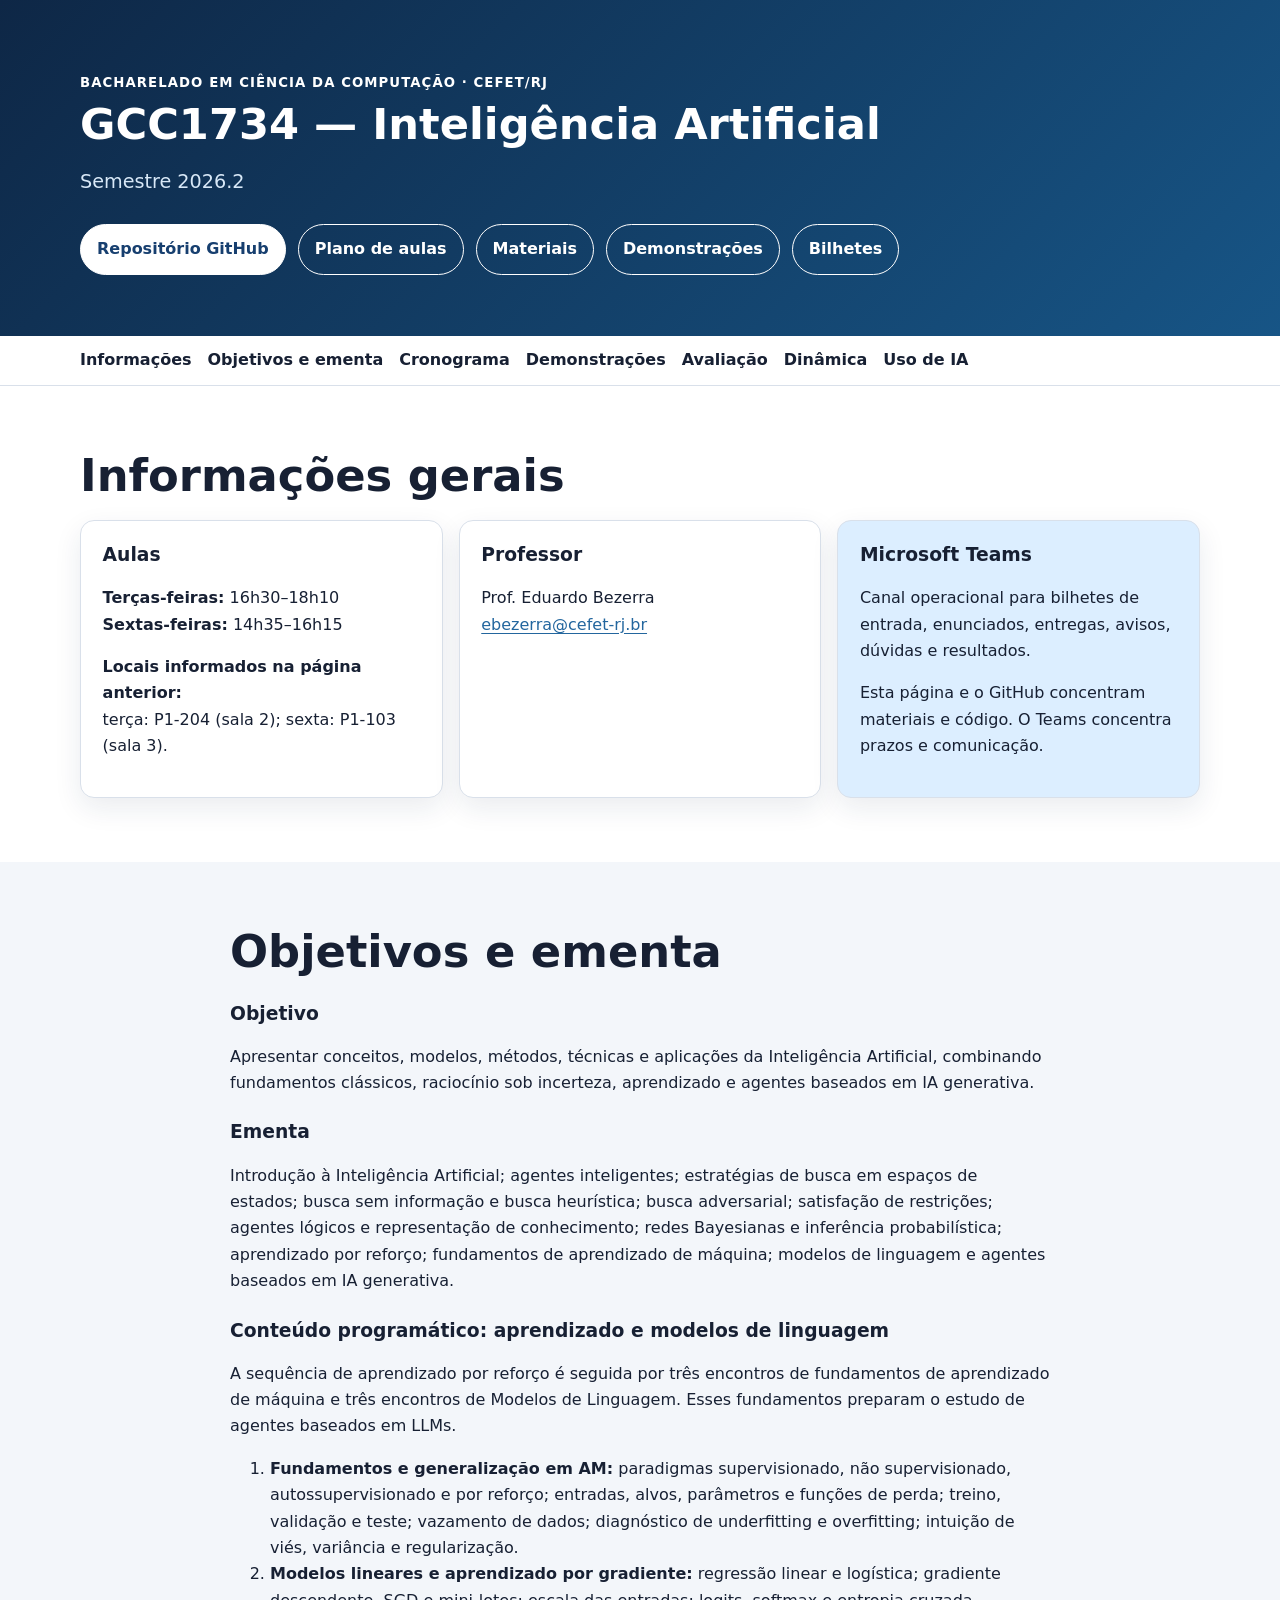
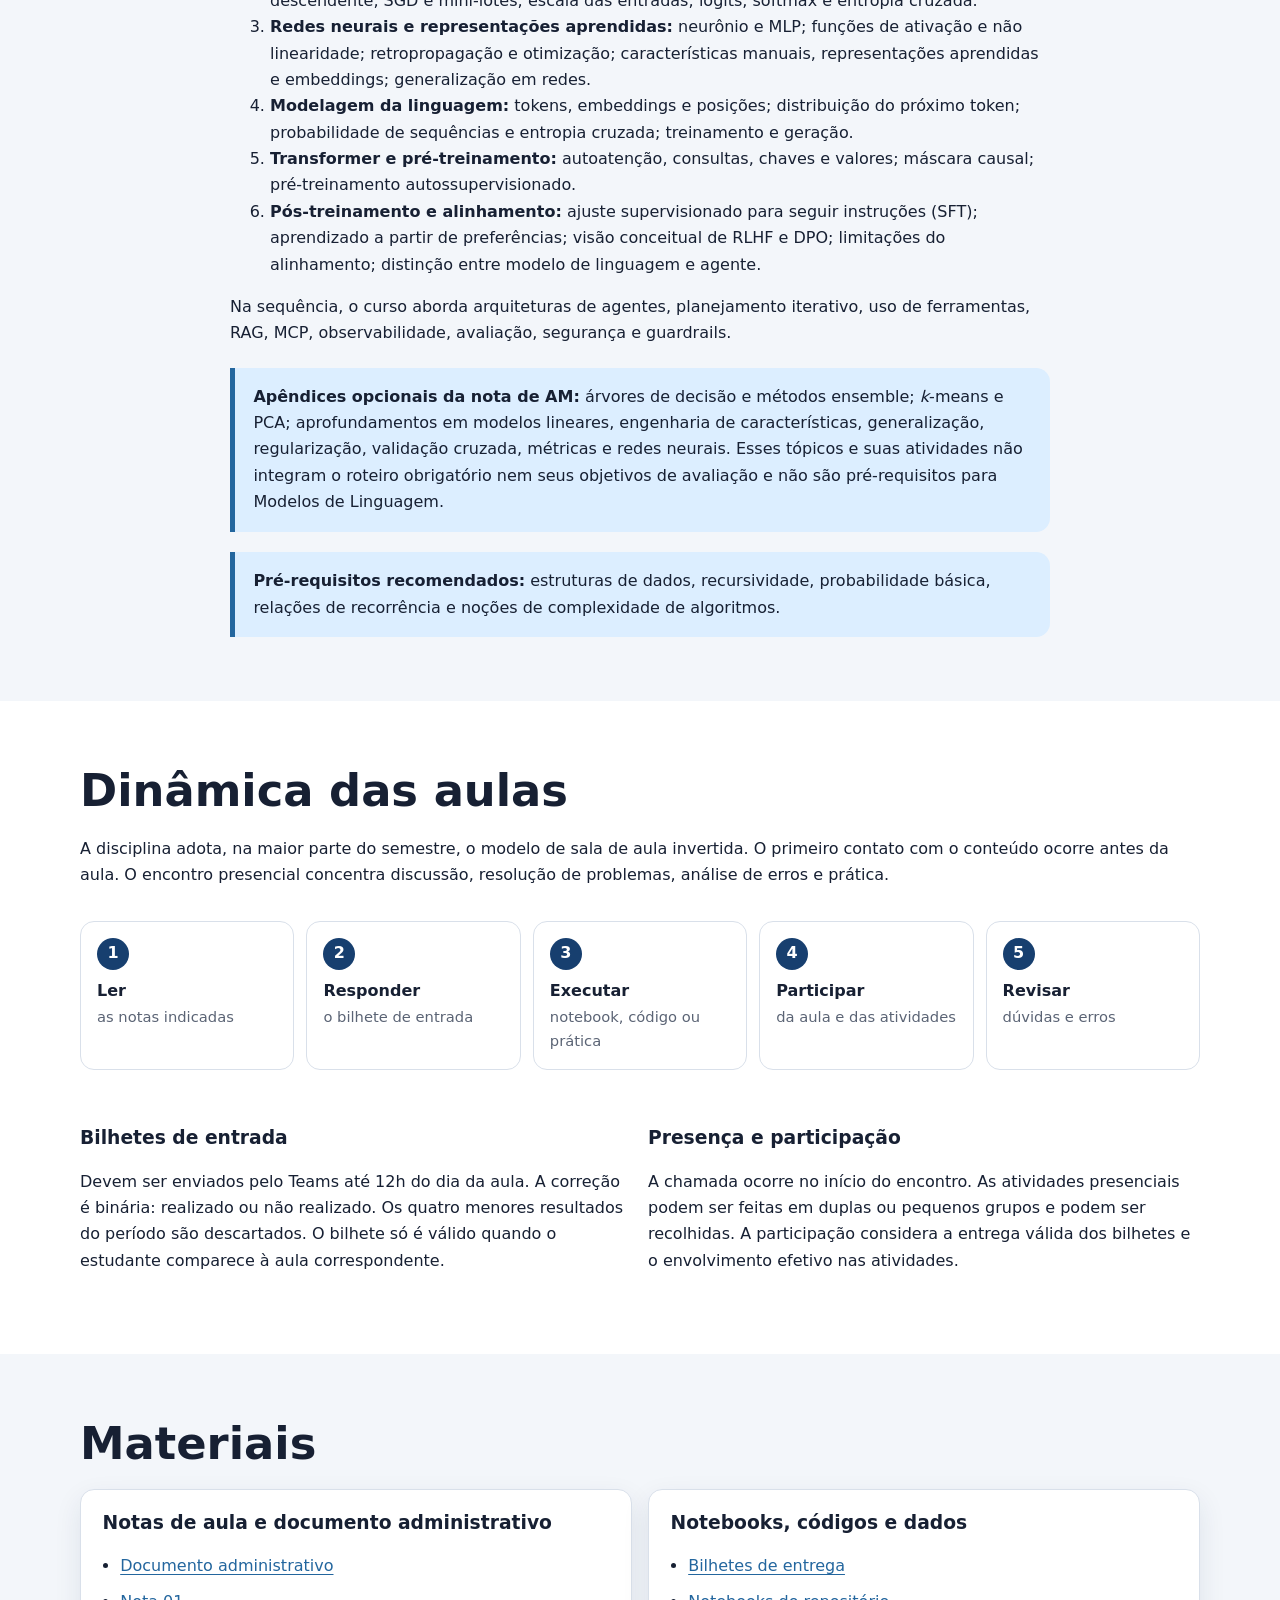
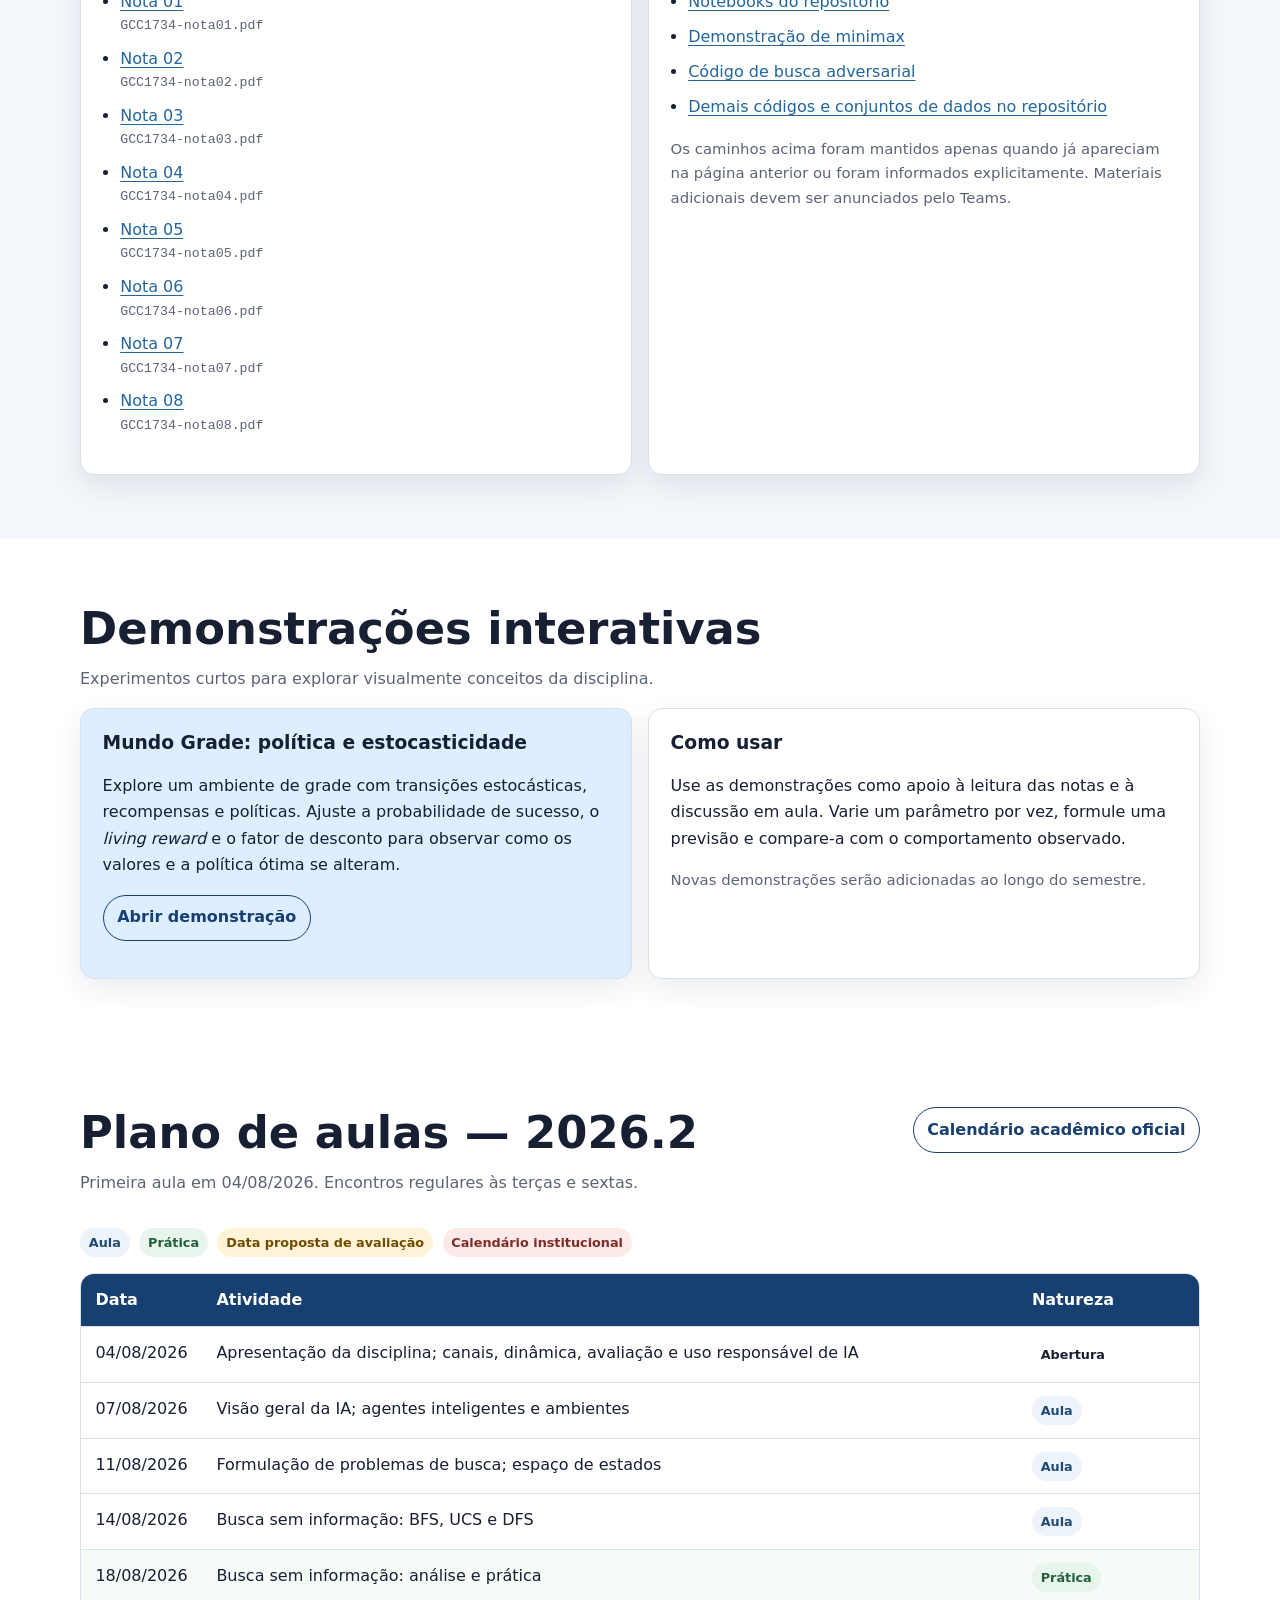
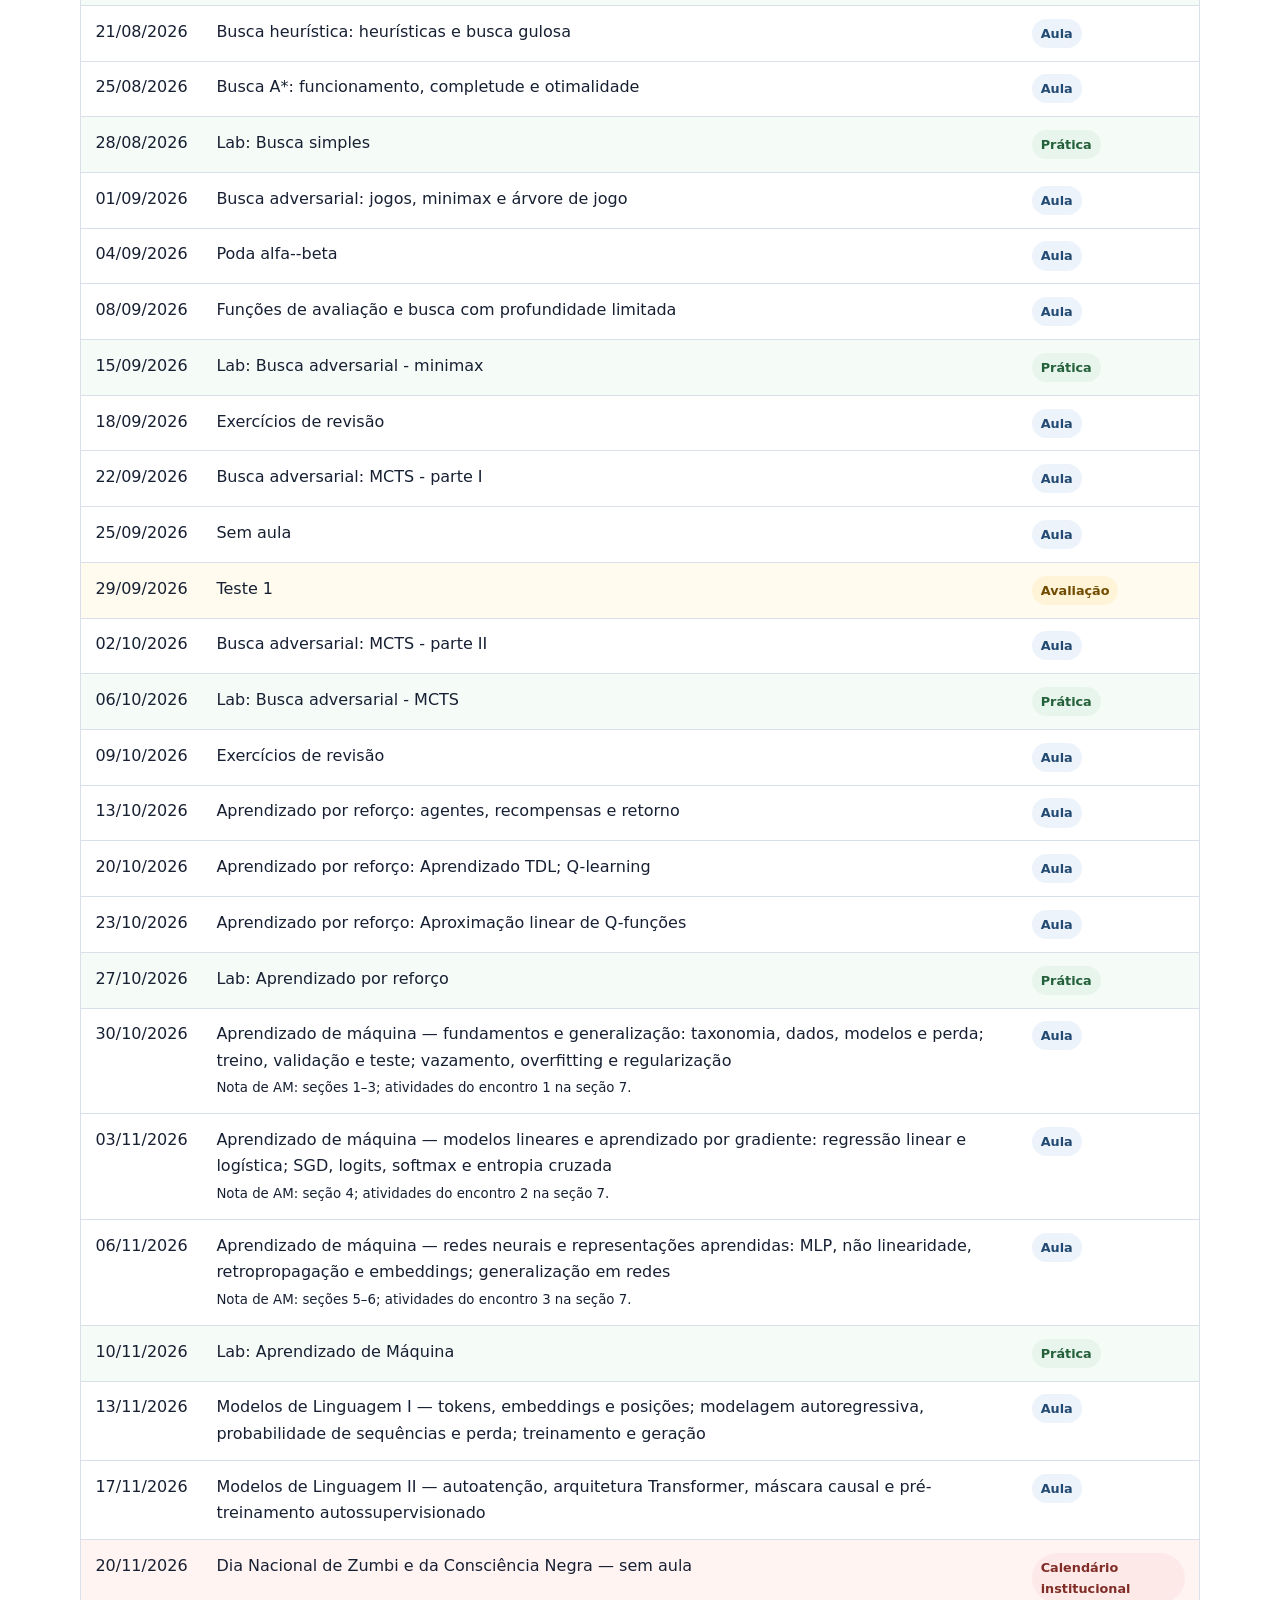
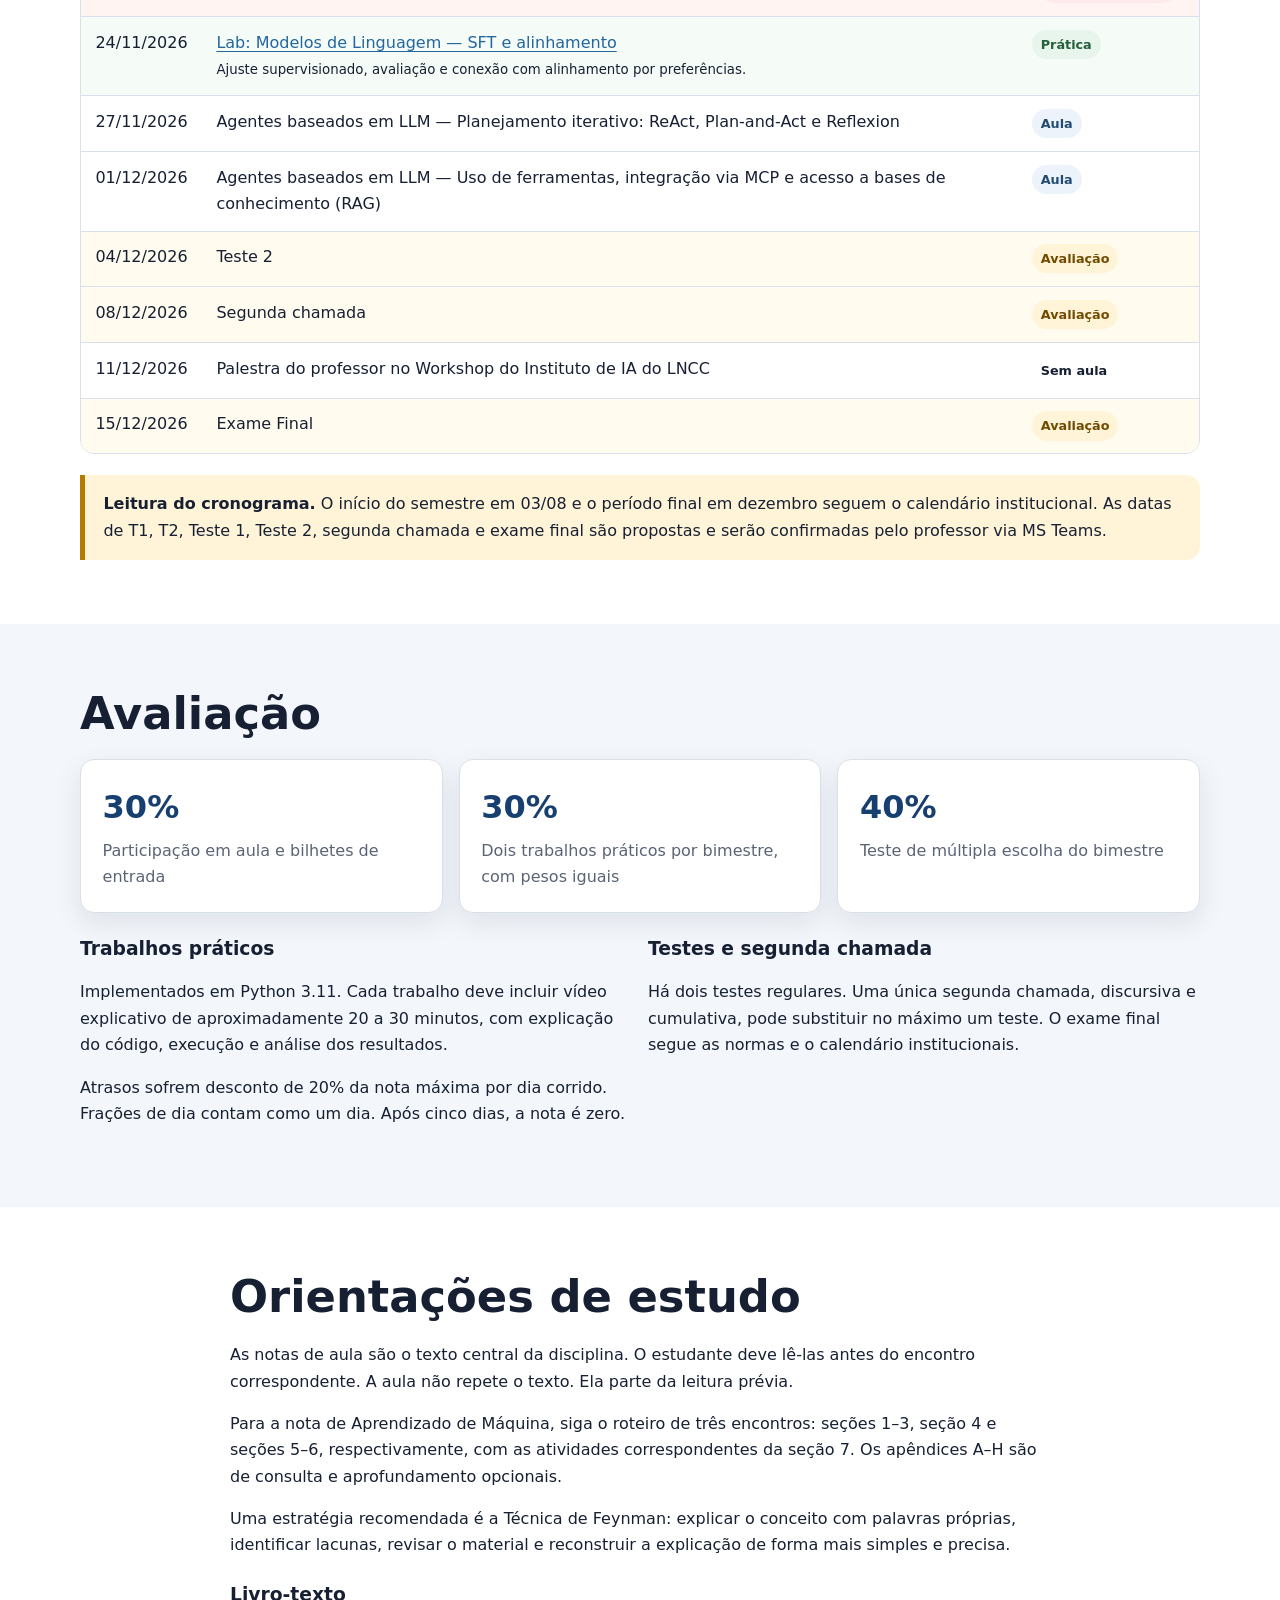
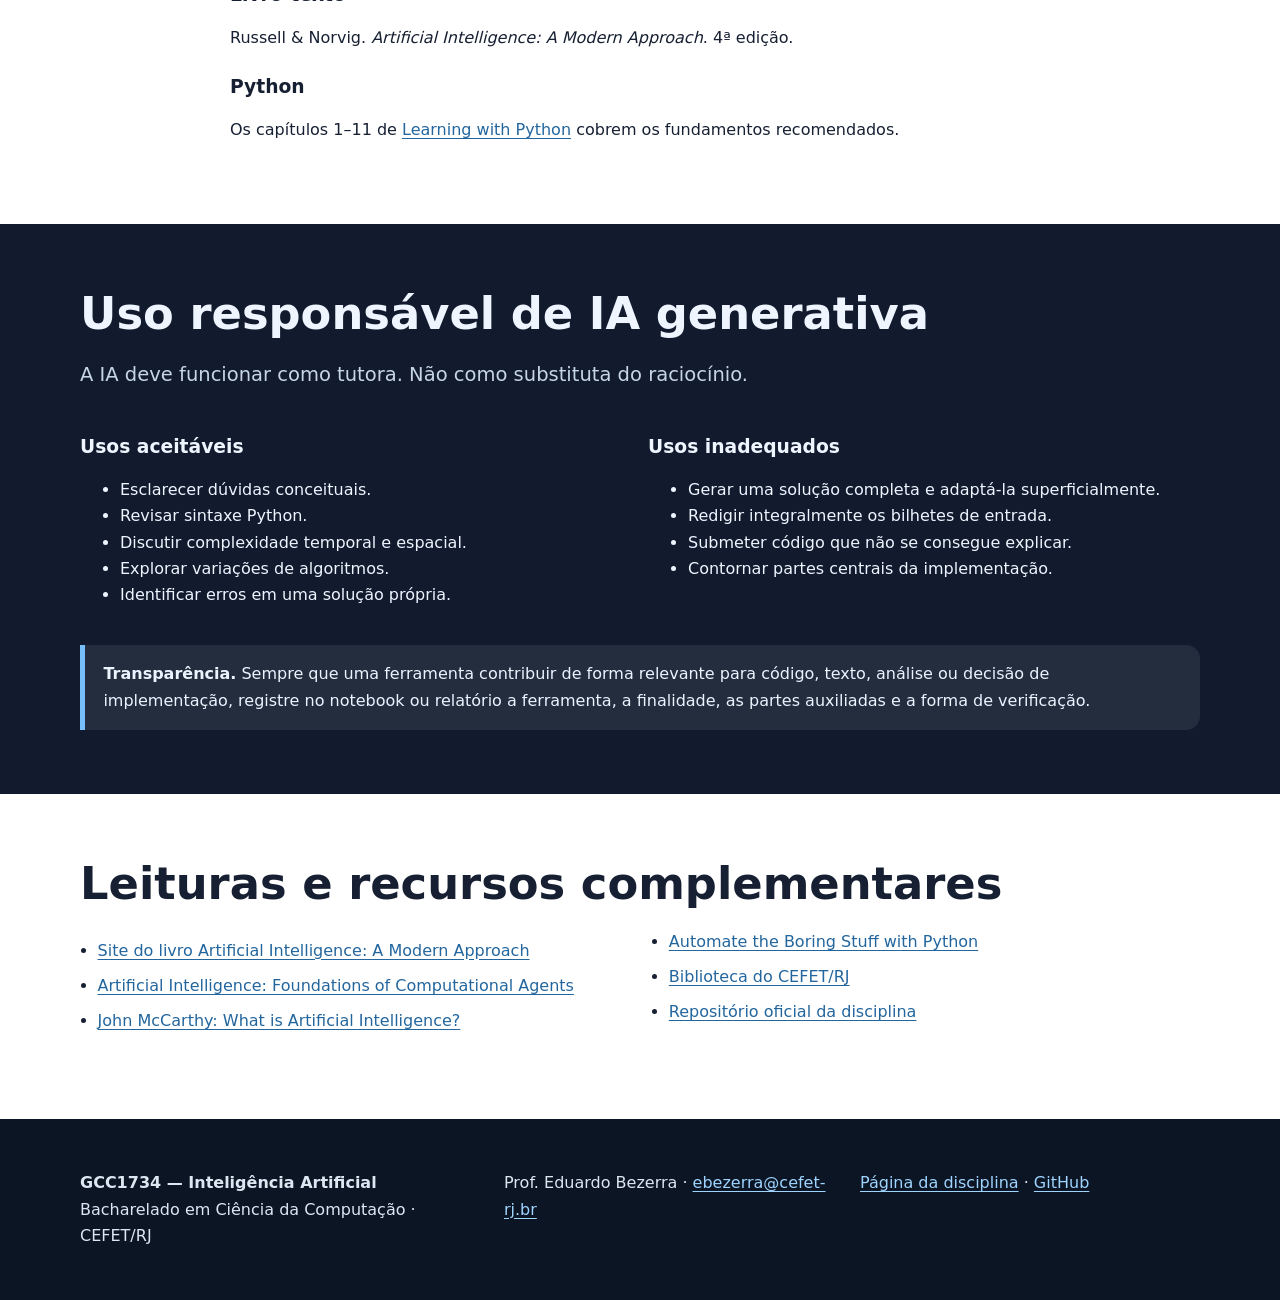
<file: docs/index.html>
<!doctype html>
<html lang="pt-BR">
  <head>
    <meta charset="utf-8">
    <meta name="viewport" content="width=device-width, initial-scale=1">
    <meta name="description"
      content="Página oficial da disciplina GCC1734 — Inteligência Artificial, Bacharelado em Ciência da Computação, CEFET/RJ.">
    <title>GCC1734 — Inteligência Artificial | CEFET/RJ</title>
    <link rel="stylesheet" href="styles.css">
  </head>
  <body>
    <a class="skip-link" href="#conteudo">Pular para o conteúdo</a>

    <header class="hero">
      <div class="container">
        <p class="eyebrow">Bacharelado em Ciência da Computação · CEFET/RJ</p>
        <h1>GCC1734 — Inteligência Artificial</h1>
        <p class="subtitle">Semestre 2026.2</p>
        <div class="quick-links" aria-label="Links rápidos">
          <a class="button primary"
            href="https://github.com/AILAB-CEFET-RJ/gcc1734">Repositório
            GitHub</a>
          <a class="button" href="#plano">Plano de aulas</a>
          <a class="button" href="#materiais">Materiais</a>
          <a class="button" href="#demos">Demonstrações</a>
          <a class="button"
            href="https://github.com/AILAB-CEFET-RJ/gcc1734/tree/main/bilhetes">Bilhetes</a>
        </div>
      </div>
    </header>

    <nav class="site-nav" aria-label="Navegação principal">
      <div class="container nav-inner">
        <a href="#informacoes">Informações</a>
        <a href="#objetivos">Objetivos e ementa</a>
        <a href="#plano">Cronograma</a>
        <a href="#demos">Demonstrações</a>
        <a href="#avaliacao">Avaliação</a>
        <a href="#metodologia">Dinâmica</a>
        <a href="#ia">Uso de IA</a>
      </div>
    </nav>

    <main id="conteudo">
      <section id="informacoes" class="section">
        <div class="container">
          <h2>Informações gerais</h2>
          <div class="cards three">
            <article class="card">
              <h3>Aulas</h3>
              <p><strong>Terças-feiras:</strong> 16h30–18h10<br>
                <strong>Sextas-feiras:</strong> 14h35–16h15</p>
              <p><strong>Locais informados na página anterior:</strong><br>
                terça: P1-204 (sala 2); sexta: P1-103 (sala 3).</p>
            </article>
            <article class="card">
              <h3>Professor</h3>
              <p>Prof. Eduardo Bezerra<br>
                <a
                  href="mailto:ebezerra@cefet-rj.br">ebezerra@cefet-rj.br</a></p>
            </article>
            <article class="card accent">
              <h3>Microsoft Teams</h3>
              <p>Canal operacional para bilhetes de entrada, enunciados,
                entregas, avisos, dúvidas e resultados.</p>
              <p>Esta página e o GitHub concentram materiais e código. O Teams
                concentra prazos e comunicação.</p>
            </article>
          </div>
        </div>
      </section>

      <section id="objetivos" class="section alt">
        <div class="container narrow">
          <h2>Objetivos e ementa</h2>
          <h3>Objetivo</h3>
          <p>Apresentar conceitos, modelos, métodos, técnicas e aplicações da
            Inteligência Artificial, combinando fundamentos clássicos,
            raciocínio sob incerteza, aprendizado e agentes baseados em IA
            generativa.</p>
          <h3>Ementa</h3>
          <p>Introdução à Inteligência Artificial; agentes inteligentes;
            estratégias de busca em espaços de estados; busca sem informação e
            busca heurística; busca adversarial; satisfação de restrições;
            agentes lógicos e representação de conhecimento; redes Bayesianas e
            inferência probabilística; aprendizado por reforço; fundamentos de
            aprendizado de máquina; modelos de linguagem e agentes baseados em
            IA generativa.</p>
          <h3>Conteúdo programático: aprendizado e modelos de linguagem</h3>
          <p>A sequência de aprendizado por reforço é seguida por três encontros
            de fundamentos de aprendizado de máquina e três encontros de
            Modelos de Linguagem. Esses fundamentos preparam o estudo de agentes
            baseados em LLMs.</p>
          <ol>
            <li><strong>Fundamentos e generalização em AM:</strong> paradigmas
              supervisionado, não supervisionado, autossupervisionado e por
              reforço; entradas, alvos, parâmetros e funções de perda; treino,
              validação e teste; vazamento de dados; diagnóstico de underfitting
              e overfitting; intuição de viés, variância e regularização.</li>
            <li><strong>Modelos lineares e aprendizado por gradiente:</strong>
              regressão linear e logística; gradiente descendente, SGD e
              mini-lotes; escala das entradas; logits, softmax e entropia
              cruzada.</li>
            <li><strong>Redes neurais e representações aprendidas:</strong>
              neurônio e MLP; funções de ativação e não linearidade;
              retropropagação e otimização; características manuais,
              representações aprendidas e embeddings; generalização em redes.</li>
            <li><strong>Modelagem da linguagem:</strong> tokens, embeddings e
              posições; distribuição do próximo token; probabilidade de
              sequências e entropia cruzada; treinamento e geração.</li>
            <li><strong>Transformer e pré-treinamento:</strong> autoatenção,
              consultas, chaves e valores; máscara causal; pré-treinamento
              autossupervisionado.</li>
            <li><strong>Pós-treinamento e alinhamento:</strong> ajuste
              supervisionado para seguir instruções (SFT); aprendizado a partir
              de preferências; visão conceitual de RLHF e DPO; limitações do
              alinhamento; distinção entre modelo de linguagem e agente.</li>
          </ol>
          <p>Na sequência, o curso aborda arquiteturas de agentes, planejamento
            iterativo, uso de ferramentas, RAG, MCP, observabilidade, avaliação,
            segurança e guardrails.</p>
          <div class="callout">
            <strong>Apêndices opcionais da nota de AM:</strong> árvores de
            decisão e métodos ensemble; <em>k</em>-means e PCA; aprofundamentos
            em modelos lineares, engenharia de características, generalização,
            regularização, validação cruzada, métricas e redes neurais. Esses
            tópicos e suas atividades não integram o roteiro obrigatório nem
            seus objetivos de avaliação e não são pré-requisitos para Modelos
            de Linguagem.
          </div>
          <div class="callout">
            <strong>Pré-requisitos recomendados:</strong> estruturas de dados,
            recursividade, probabilidade básica, relações de recorrência e
            noções de complexidade de algoritmos.
          </div>
        </div>
      </section>

      <section id="metodologia" class="section">
        <div class="container">
          <h2>Dinâmica das aulas</h2>
          <p>A disciplina adota, na maior parte do semestre, o modelo de sala de
            aula invertida. O primeiro contato com o conteúdo ocorre antes da
            aula. O encontro presencial concentra discussão, resolução de
            problemas, análise de erros e prática.</p>
          <ol class="study-flow" aria-label="Sequência recomendada de estudo">
            <li><strong>Ler</strong><span>as notas indicadas</span></li>
            <li><strong>Responder</strong><span>o bilhete de entrada</span></li>
            <li><strong>Executar</strong><span>notebook, código ou
                prática</span></li>
            <li><strong>Participar</strong><span>da aula e das
                atividades</span></li>
            <li><strong>Revisar</strong><span>dúvidas e erros</span></li>
          </ol>
          <div class="grid two">
            <article>
              <h3>Bilhetes de entrada</h3>
              <p>Devem ser enviados pelo Teams até 12h do dia da aula. A
                correção é binária: realizado ou não realizado. Os quatro
                menores resultados do período são descartados. O bilhete só é
                válido quando o estudante comparece à aula correspondente.</p>
            </article>
            <article>
              <h3>Presença e participação</h3>
              <p>A chamada ocorre no início do encontro. As atividades
                presenciais podem ser feitas em duplas ou pequenos grupos e
                podem ser recolhidas. A participação considera a entrega válida
                dos bilhetes e o envolvimento efetivo nas atividades.</p>
            </article>
          </div>
        </div>
      </section>

      <section id="materiais" class="section alt">
        <div class="container">
          <h2>Materiais</h2>
          <div class="grid two">
            <article class="card">
              <h3>Notas de aula e documento administrativo</h3>
              <ul class="resource-list">
                <li><a
                    href="https://github.com/AILAB-CEFET-RJ/gcc1734/blob/main/notas_aula/GCC1734-admin.pdf">Documento
                    administrativo</a></li>
                <li><a
                    href="https://github.com/AILAB-CEFET-RJ/gcc1734/blob/main/notas_aula/GCC1734-nota01.pdf">Nota
                    01</a> <span
                    class="file-name">GCC1734-nota01.pdf</span></li>
                <li><a
                    href="https://github.com/AILAB-CEFET-RJ/gcc1734/blob/main/notas_aula/GCC1734-nota02.pdf">Nota
                    02</a> <span
                    class="file-name">GCC1734-nota02.pdf</span></li>
                <li><a
                    href="https://github.com/AILAB-CEFET-RJ/gcc1734/blob/main/notas_aula/GCC1734-nota03.pdf">Nota
                    03</a> <span
                    class="file-name">GCC1734-nota03.pdf</span></li>
                <li><a
                    href="https://github.com/AILAB-CEFET-RJ/gcc1734/blob/main/notas_aula/GCC1734-nota04.pdf">Nota
                    04</a> <span
                    class="file-name">GCC1734-nota04.pdf</span></li>
                <li><a
                    href="https://github.com/AILAB-CEFET-RJ/gcc1734/blob/main/notas_aula/GCC1734-nota05.pdf">Nota
                    05</a> <span
                    class="file-name">GCC1734-nota05.pdf</span></li>
                <li><a
                    href="https://github.com/AILAB-CEFET-RJ/gcc1734/blob/main/notas_aula/GCC1734-nota06.pdf">Nota
                    06</a> <span
                    class="file-name">GCC1734-nota06.pdf</span></li>
                <li><a
                    href="https://github.com/AILAB-CEFET-RJ/gcc1734/blob/main/notas_aula/GCC1734-nota07.pdf">Nota
                    07</a> <span
                    class="file-name">GCC1734-nota07.pdf</span></li>
                <li><a
                    href="https://github.com/AILAB-CEFET-RJ/gcc1734/blob/main/notas_aula/GCC1734-nota08.pdf">Nota
                    08</a> <span
                    class="file-name">GCC1734-nota08.pdf</span></li>
              </ul>
            </article>
            <article class="card">
              <h3>Notebooks, códigos e dados</h3>
              <ul class="resource-list">
                <li><a
                    href="https://github.com/AILAB-CEFET-RJ/gcc1734/tree/main/bilhetes">Bilhetes
                    de entrega</a></li>
                <li><a
                    href="https://github.com/AILAB-CEFET-RJ/gcc1734/tree/main/notebooks">Notebooks
                    do repositório</a></li>
                <li><a
                    href="https://github.com/AILAB-CEFET-RJ/gcc1734/tree/main/notebooks/minimax">Demonstração
                    de minimax</a></li>
                <li><a
                    href="https://github.com/AILAB-CEFET-RJ/gcc1734/tree/main/src/adversarial">Código
                    de busca adversarial</a></li>
                <li><a href="https://github.com/AILAB-CEFET-RJ/gcc1734">Demais
                    códigos e conjuntos de dados no repositório</a></li>
              </ul>
              <p class="note">Os caminhos acima foram mantidos apenas quando já
                apareciam na página anterior ou foram informados explicitamente.
                Materiais adicionais devem ser anunciados pelo Teams.</p>
            </article>
          </div>
        </div>
      </section>

      <section id="demos" class="section">
        <div class="container">
          <div class="section-heading">
            <div>
              <h2>Demonstrações interativas</h2>
              <p>Experimentos curtos para explorar visualmente conceitos da
                disciplina.</p>
            </div>
          </div>
          <div class="grid two">
            <article class="card accent">
              <h3>Mundo Grade: política e estocasticidade</h3>
              <p>Explore um ambiente de grade com transições estocásticas,
                recompensas e políticas. Ajuste a probabilidade de sucesso, o
                <em>living reward</em> e o fator de desconto para observar como
                os valores e a política ótima se alteram.</p>
              <p><a class="button small"
                  href="demos/mundo-grade-politica-estocasticidade.html">Abrir
                  demonstração</a></p>
            </article>
            <article class="card">
              <h3>Como usar</h3>
              <p>Use as demonstrações como apoio à leitura das notas e à
                discussão em aula. Varie um parâmetro por vez, formule uma
                previsão e compare-a com o comportamento observado.</p>
              <p class="note">Novas demonstrações serão adicionadas ao longo
                do semestre.</p>
            </article>
          </div>
        </div>
      </section>

      <section id="plano" class="section">
        <div class="container">
          <div class="section-heading">
            <div>
              <h2>Plano de aulas — 2026.2</h2>
              <p>Primeira aula em 04/08/2026. Encontros regulares às terças e
                sextas.</p>
            </div>
            <a class="button small"
              href="https://www.cefet-rj.br/attachments/article/10030/Calendario%202026%201%20Gradua%C3%A7%C3%A3o.pdf">Calendário
              acadêmico oficial</a>
          </div>

          <div class="legend" aria-label="Legenda do cronograma">
            <span class="legend-item class">Aula</span>
            <span class="legend-item practice">Prática</span>
            <span class="legend-item assessment">Data proposta de
              avaliação</span>
            <span class="legend-item holiday">Calendário institucional</span>
          </div>

          <div class="table-wrap" role="region"
            aria-label="Cronograma da disciplina" tabindex="0">
            <table>
              <thead>
                <tr><th>Data</th><th>Atividade</th><th>Natureza</th></tr>
              </thead>
              <tbody>
                <tr class="institutional"><td data-label="Data"><time
                      datetime="2026-08-04">04/08/2026</time></td><td
                    data-label="Atividade">Apresentação da disciplina; canais,
                    dinâmica, avaliação e uso responsável de IA</td><td
                    data-label="Natureza"><span
                      class="tag">Abertura</span></td></tr>
                <tr class="class"><td data-label="Data"><time
                      datetime="2026-08-07">07/08/2026</time></td><td
                    data-label="Atividade">Visão geral da IA; agentes
                    inteligentes e ambientes</td><td data-label="Natureza"><span
                      class="tag">Aula</span></td></tr>
                <tr class="class"><td data-label="Data"><time
                      datetime="2026-08-11">11/08/2026</time></td><td
                    data-label="Atividade">Formulação de problemas de busca;
                    espaço de estados</td><td data-label="Natureza"><span
                      class="tag">Aula</span></td></tr>
                <tr class="class"><td data-label="Data"><time
                      datetime="2026-08-14">14/08/2026</time></td><td
                    data-label="Atividade">Busca sem informação: BFS, UCS e
                    DFS</td><td data-label="Natureza"><span
                      class="tag">Aula</span></td></tr>
                <tr class="practice"><td data-label="Data"><time
                      datetime="2026-08-18">18/08/2026</time></td><td
                    data-label="Atividade">Busca sem informação: análise e
                    prática</td><td data-label="Natureza"><span
                      class="tag">Prática</span></td></tr>
                <tr class="class"><td data-label="Data"><time
                      datetime="2026-08-21">21/08/2026</time></td><td
                    data-label="Atividade">Busca heurística: heurísticas e busca
                    gulosa</td><td data-label="Natureza"><span
                      class="tag">Aula</span></td></tr>
                <tr class="class"><td data-label="Data"><time
                      datetime="2026-08-25">25/08/2026</time></td><td
                    data-label="Atividade">Busca A*: funcionamento, completude e
                    otimalidade</td><td data-label="Natureza"><span
                      class="tag">Aula</span></td></tr>
                <tr class="practice"><td data-label="Data"><time
                      datetime="2026-08-28">28/08/2026</time></td><td
                    data-label="Atividade">Lab: Busca simples</td><td
                    data-label="Natureza"><span class="tag">Prática</span></td></tr>
                <tr class="class"><td data-label="Data"><time
                      datetime="2026-09-01">01/09/2026</time></td><td
                    data-label="Atividade">Busca adversarial: jogos, minimax e
                    árvore de jogo</td><td data-label="Natureza"><span
                      class="tag">Aula</span></td></tr>
                <tr class="class"><td data-label="Data"><time
                      datetime="2026-09-04">04/09/2026</time></td><td
                    data-label="Atividade">Poda alfa--beta</td><td
                    data-label="Natureza"><span
                      class="tag">Aula</span></td></tr>
                <tr class="class"><td data-label="Data"><time
                      datetime="2026-09-08">08/09/2026</time></td><td
                    data-label="Atividade">Funções de avaliação e busca com
                    profundidade limitada</td><td data-label="Natureza"><span
                      class="tag">Aula</span></td></tr>
                <tr class="practice"><td data-label="Data"><time
                      datetime="2026-09-15">15/09/2026</time></td><td
                    data-label="Atividade">Lab: Busca adversarial -
                    minimax</td><td data-label="Natureza"><span
                      class="tag">Prática</span></td></tr>
                <tr class="class"><td data-label="Data"><time
                      datetime="2026-09-18">18/09/2026</time></td><td
                    data-label="Atividade">Exercícios de revisão</td><td data-label="Natureza"><span class="tag">Aula</span></td></tr>
                <tr class="class"><td data-label="Data"><time
                      datetime="2026-09-22">22/09/2026</time></td><td
                    data-label="Atividade">Busca adversarial: MCTS - parte I</td><td
                    data-label="Natureza"><span class="tag">Aula</span></td></tr>
                <tr class="class"><td data-label="Data"><time
                      datetime="2026-09-25">25/09/2026</time></td><td
                    data-label="Atividade">Sem aula</td><td data-label="Natureza"><span
                      class="tag">Aula</span></td></tr>
                <tr class="assessment"><td data-label="Data"><time
                      datetime="2026-09-29">29/09/2026</time></td><td
                    data-label="Atividade">Teste 1</td><td data-label="Natureza"><span
                      class="tag">Avaliação</span></td></tr>
                <tr class="class"><td data-label="Data"><time
                      datetime="2026-10-02">02/10/2026</time></td><td
                    data-label="Atividade">Busca adversarial: MCTS - parte II</td><td
                    data-label="Natureza"><span
                      class="tag">Aula</span></td></tr>
                <tr class="practice"><td data-label="Data"><time
                      datetime="2026-10-06">06/10/2026</time></td><td
                    data-label="Atividade">Lab: Busca adversarial -
                    MCTS</td><td data-label="Natureza"><span
                      class="tag">Prática</span></td></tr>
                <tr class="class"><td data-label="Data"><time
                      datetime="2026-10-09">09/10/2026</time></td><td
                    data-label="Atividade">Exercícios de revisão</td><td
                    data-label="Natureza"><span class="tag">Aula</span></td></tr>
                <tr class="class"><td data-label="Data"><time
                      datetime="2026-10-13">13/10/2026</time></td><td
                    data-label="Atividade">Aprendizado por reforço: agentes,
                    recompensas e retorno</td><td data-label="Natureza"><span
                      class="tag">Aula</span></td></tr>
                <tr class="class"><td data-label="Data"><time
                      datetime="2026-10-20">20/10/2026</time></td><td
                    data-label="Atividade">Aprendizado por reforço: Aprendizado TDL;
                    Q-learning</td><td data-label="Natureza"><span
                      class="tag">Aula</span></td></tr>
                <tr class="class"><td data-label="Data"><time
                      datetime="2026-10-23">23/10/2026</time></td><td
                    data-label="Atividade">Aprendizado por reforço: Aproximação linear de Q-funções</td><td data-label="Natureza"><span
                      class="tag">Aula</span></td></tr>
                <tr class="practice"><td data-label="Data"><time
                      datetime="2026-10-27">27/10/2026</time></td><td
                    data-label="Atividade">Lab: Aprendizado por
                    reforço</td><td data-label="Natureza"><span
                      class="tag">Prática</span></td></tr>
                <tr class="class"><td data-label="Data"><time
                      datetime="2026-10-30">30/10/2026</time></td><td
                    data-label="Atividade">Aprendizado de máquina — fundamentos e generalização: taxonomia, dados, modelos e perda; treino, validação e teste; vazamento, overfitting e regularização<br>
                    <small>Nota de AM: seções 1–3; atividades do encontro 1 na seção 7.</small></td><td
                    data-label="Natureza"><span
                      class="tag">Aula</span></td></tr>
                <tr class="class"><td data-label="Data"><time
                      datetime="2026-11-03">03/11/2026</time></td><td
                    data-label="Atividade">Aprendizado de máquina — modelos lineares e aprendizado por gradiente: regressão linear e logística; SGD, logits, softmax e entropia cruzada<br>
                    <small>Nota de AM: seção 4; atividades do encontro 2 na seção 7.</small></td><td data-label="Natureza"><span
                      class="tag">Aula</span></td></tr>

                <tr class="class"><td data-label="Data"><time
                      datetime="2026-11-06">06/11/2026</time></td><td
                    data-label="Atividade">Aprendizado de máquina — redes neurais e representações aprendidas: MLP, não linearidade, retropropagação e embeddings; generalização em redes<br>
                    <small>Nota de AM: seções 5–6; atividades do encontro 3 na seção 7.</small></td><td data-label="Natureza"><span
                      class="tag">Aula</span></td></tr>

                <tr class="practice"><td data-label="Data"><time
                      datetime="2026-11-10">10/11/2026</time></td><td
                    data-label="Atividade">Lab: Aprendizado de Máquina</td><td data-label="Natureza"><span
                      class="tag">Prática</span></td></tr>

                      
                <tr class="class"><td data-label="Data"><time
                      datetime="2026-11-13">13/11/2026</time></td><td
                    data-label="Atividade">Modelos de Linguagem I — tokens, embeddings e posições; modelagem autoregressiva, probabilidade de sequências e perda; treinamento e geração</td><td data-label="Natureza"><span
                      class="tag">Aula</span></td></tr>

                <tr class="class"><td data-label="Data"><time
                      datetime="2026-11-17">17/11/2026</time></td><td
                    data-label="Atividade">Modelos de Linguagem II — autoatenção, arquitetura Transformer, máscara causal e pré-treinamento autossupervisionado</td><td
                    data-label="Natureza"><span
                      class="tag">Aula</span></td></tr>

                <tr class="holiday"><td data-label="Data"><time
                    datetime="2026-11-20">20/11/2026</time></td><td
                    data-label="Atividade">Dia Nacional de Zumbi e da
                    Consciência Negra — sem aula</td><td
                    data-label="Natureza"><span class="tag">Calendário
                      institucional</span></td></tr>

                <tr class="practice"><td data-label="Data"><time
                      datetime="2026-11-24">24/11/2026</time></td><td
                    data-label="Atividade"><a
                      href="https://github.com/AILAB-CEFET-RJ/gcc1734/blob/main/labs/modelos_linguagem_sft.md">Lab:
                      Modelos de Linguagem — SFT e alinhamento</a><br>
                    <small>Ajuste supervisionado, avaliação e conexão com alinhamento por preferências.</small></td><td
                    data-label="Natureza"><span
                      class="tag">Prática</span></td></tr>

                <tr class="class"><td data-label="Data"><time
                      datetime="2026-11-27">27/11/2026</time></td><td
                    data-label="Atividade">Agentes baseados em LLM — Planejamento iterativo: ReAct,
                    Plan-and-Act e Reflexion</td><td data-label="Natureza"><span
                      class="tag">Aula</span></td></tr>

                <tr class="class"><td data-label="Data"><time
                      datetime="2026-12-01">01/12/2026</time></td><td
                    data-label="Atividade">Agentes baseados em LLM — Uso de ferramentas,
                    integração via MCP e acesso a bases de conhecimento (RAG)</td><td
                    data-label="Natureza"><span class="tag">Aula</span></td></tr>

                <tr class="assessment"><td data-label="Data"><time
                      datetime="2026-12-04">04/12/2026</time></td><td
                    data-label="Atividade">Teste 2</td><td
                    data-label="Natureza"><span class="tag">Avaliação</span></td></tr>

                <tr class="assessment"><td data-label="Data"><time
                      datetime="2026-12-08">08/12/2026</time></td><td
                    data-label="Atividade">Segunda chamada</td><td
                    data-label="Natureza"><span class="tag">Avaliação</span></td></tr>

                <tr><td data-label="Data"><time
                      datetime="2026-12-11">11/12/2026</time></td><td
                    data-label="Atividade">Palestra do professor no Workshop do
                    Instituto de IA do LNCC</td><td
                    data-label="Natureza"><span class="tag">Sem aula</span></td></tr>

                <tr class="assessment"><td data-label="Data"><time
                      datetime="2026-12-15">15/12/2026</time></td><td
                    data-label="Atividade">Exame Final</td><td
                    data-label="Natureza"><span class="tag">Avaliação</span></td></tr>
              </tbody>
            </table>
          </div>

          <div class="callout warning">
            <strong>Leitura do cronograma.</strong> O início do semestre em
            03/08 e o período final em dezembro seguem o calendário
            institucional. As datas de T1, T2, Teste 1, Teste 2, segunda
            chamada e exame final são propostas e serão confirmadas pelo
            professor via MS Teams.
          </div>
        </div>
      </section>

      <section id="avaliacao" class="section alt">
        <div class="container">
          <h2>Avaliação</h2>
          <div class="cards three">
            <article class="card metric"><strong>30%</strong><span>Participação
                em aula e bilhetes de entrada</span></article>
            <article class="card metric"><strong>30%</strong><span>Dois
                trabalhos práticos por bimestre, com pesos
                iguais</span></article>
            <article class="card metric"><strong>40%</strong><span>Teste de
                múltipla escolha do bimestre</span></article>
          </div>
          <div class="grid two">
            <article>
              <h3>Trabalhos práticos</h3>
              <p>Implementados em Python 3.11. Cada trabalho deve incluir vídeo
                explicativo de aproximadamente 20 a 30 minutos, com explicação
                do código, execução e análise dos resultados.</p>
              <p>Atrasos sofrem desconto de 20% da nota máxima por dia corrido.
                Frações de dia contam como um dia. Após cinco dias, a nota é
                zero.</p>
            </article>
            <article>
              <h3>Testes e segunda chamada</h3>
              <p>Há dois testes regulares. Uma única segunda chamada, discursiva
                e cumulativa, pode substituir no máximo um teste. O exame final
                segue as normas e o calendário institucionais.</p>
            </article>
          </div>
        </div>
      </section>

      <section id="estudo" class="section">
        <div class="container narrow">
          <h2>Orientações de estudo</h2>
          <p>As notas de aula são o texto central da disciplina. O estudante
            deve lê-las antes do encontro correspondente. A aula não repete o
            texto. Ela parte da leitura prévia.</p>
          <p>Para a nota de Aprendizado de Máquina, siga o roteiro de três
            encontros: seções 1–3, seção 4 e seções 5–6, respectivamente, com as
            atividades correspondentes da seção 7. Os apêndices A–H são de
            consulta e aprofundamento opcionais.</p>
          <p>Uma estratégia recomendada é a Técnica de Feynman: explicar o
            conceito com palavras próprias, identificar lacunas, revisar o
            material e reconstruir a explicação de forma mais simples e
            precisa.</p>
          <h3>Livro-texto</h3>
          <p>Russell &amp; Norvig. <cite>Artificial Intelligence: A Modern
              Approach</cite>. 4ª edição.</p>
          <h3>Python</h3>
          <p>Os capítulos 1–11 de <a
              href="https://greenteapress.com/wp/learning-with-python/">Learning
              with Python</a> cobrem os fundamentos recomendados.</p>
        </div>
      </section>

      <section id="ia" class="section dark">
        <div class="container">
          <h2>Uso responsável de IA generativa</h2>
          <p class="lead">A IA deve funcionar como tutora. Não como substituta
            do raciocínio.</p>
          <div class="grid two">
            <article>
              <h3>Usos aceitáveis</h3>
              <ul>
                <li>Esclarecer dúvidas conceituais.</li>
                <li>Revisar sintaxe Python.</li>
                <li>Discutir complexidade temporal e espacial.</li>
                <li>Explorar variações de algoritmos.</li>
                <li>Identificar erros em uma solução própria.</li>
              </ul>
            </article>
            <article>
              <h3>Usos inadequados</h3>
              <ul>
                <li>Gerar uma solução completa e adaptá-la
                  superficialmente.</li>
                <li>Redigir integralmente os bilhetes de entrada.</li>
                <li>Submeter código que não se consegue explicar.</li>
                <li>Contornar partes centrais da implementação.</li>
              </ul>
            </article>
          </div>
          <div class="callout inverse">
            <strong>Transparência.</strong> Sempre que uma ferramenta contribuir
            de forma relevante para código, texto, análise ou decisão de
            implementação, registre no notebook ou relatório a ferramenta, a
            finalidade, as partes auxiliadas e a forma de verificação.
          </div>
        </div>
      </section>

      <section id="recursos" class="section">
        <div class="container">
          <h2>Leituras e recursos complementares</h2>
          <ul class="resource-list columns">
            <li><a href="https://aima.cs.berkeley.edu/">Site do livro Artificial
                Intelligence: A Modern Approach</a></li>
            <li><a href="https://artint.info/">Artificial Intelligence:
                Foundations of Computational Agents</a></li>
            <li><a
                href="https://www-formal.stanford.edu/jmc/whatisai/whatisai.html">John
                McCarthy: What is Artificial Intelligence?</a></li>
            <li><a href="https://automatetheboringstuff.com/">Automate the
                Boring Stuff with Python</a></li>
            <li><a href="https://biblioteca.cefet-rj.br/">Biblioteca do
                CEFET/RJ</a></li>
            <li><a href="https://github.com/AILAB-CEFET-RJ/gcc1734">Repositório
                oficial da disciplina</a></li>
          </ul>
        </div>
      </section>
    </main>

    <footer>
      <div class="container footer-inner">
        <p><strong>GCC1734 — Inteligência Artificial</strong><br>Bacharelado em
          Ciência da Computação · CEFET/RJ</p>
        <p>Prof. Eduardo Bezerra · <a
            href="mailto:ebezerra@cefet-rj.br">ebezerra@cefet-rj.br</a></p>
        <p><a href="https://ailab-cefet-rj.github.io/gcc1734/">Página da
            disciplina</a> · <a
            href="https://github.com/AILAB-CEFET-RJ/gcc1734">GitHub</a></p>
      </div>
    </footer>
  </body>
</html>
</file>
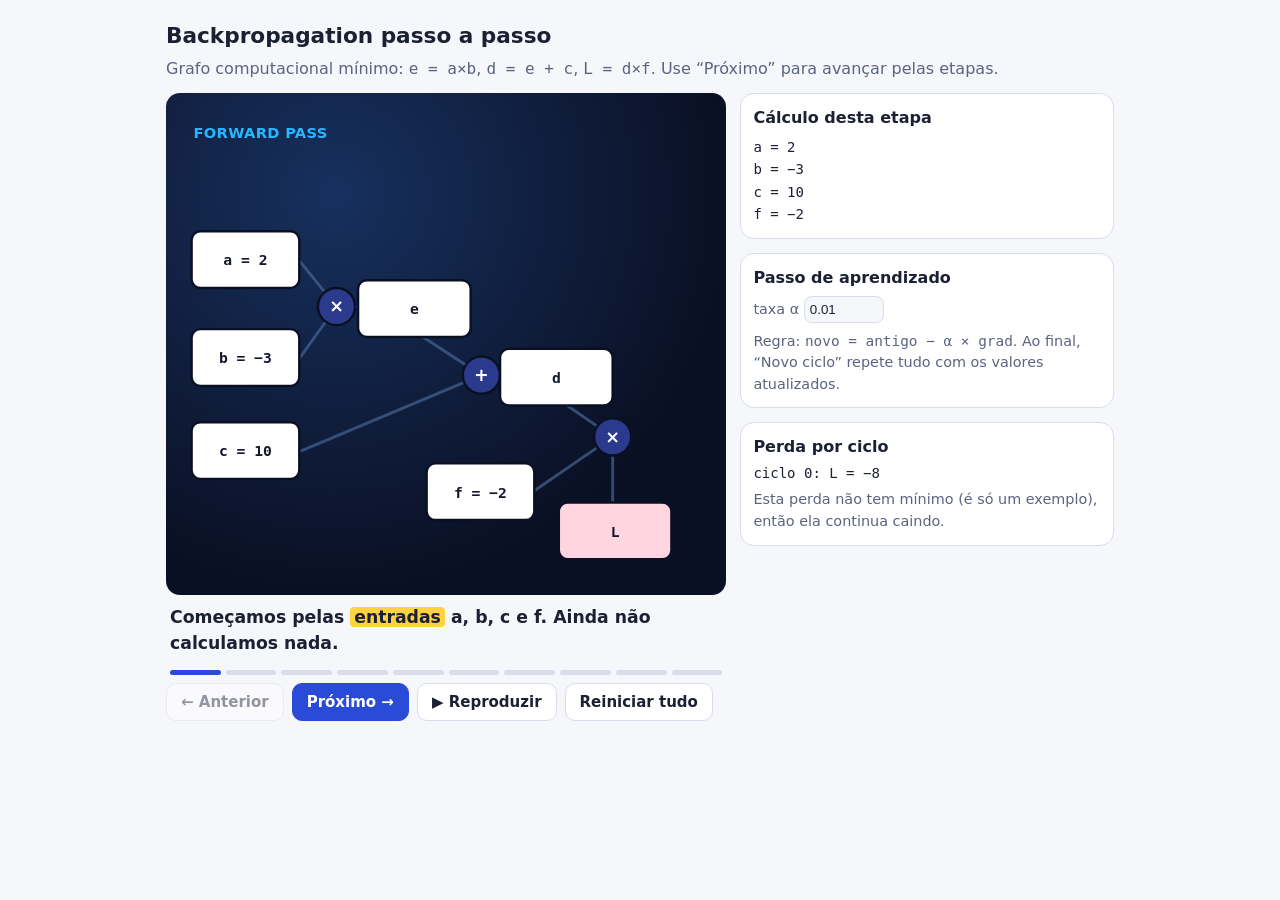
<file: demos/Backpropagation passo a passo.html>
<!DOCTYPE html>
<html lang="pt-BR">
<head>
<meta charset="utf-8">
<meta name="viewport" content="width=device-width, initial-scale=1, viewport-fit=cover">
<title>Backpropagation passo a passo</title>
<style>
:root{--bg:#f6f7fb;--fg:#1b2033;--mut:#5b6380;--card:#fff;--bd:#d9ddeb;--acc:#2a4bd7;--accfg:#fff;box-sizing:border-box;padding-top:env(safe-area-inset-top,0px);padding-bottom:env(safe-area-inset-bottom,0px)}
@media (prefers-color-scheme:dark){:root:not([data-theme="light"]){--bg:#10131f;--fg:#e8ebf7;--mut:#99a1c0;--card:#192033;--bd:#2c3556;--acc:#7b93ff;--accfg:#10131f}}
:root[data-theme="dark"]{--bg:#10131f;--fg:#e8ebf7;--mut:#99a1c0;--card:#192033;--bd:#2c3556;--acc:#7b93ff;--accfg:#10131f}
*{box-sizing:border-box}
body{margin:0;background:var(--bg);color:var(--fg);font:16px/1.5 system-ui,-apple-system,"Segoe UI",Roboto,sans-serif}
main{max-width:980px;margin:0 auto;padding:16px}
h1{font-size:1.35rem;margin:.2em 0}
p.sub{color:var(--mut);margin:0 0 12px}
.grid{display:grid;grid-template-columns:minmax(0,1.5fr) minmax(0,1fr);gap:14px}
@media(max-width:760px){.grid{grid-template-columns:1fr}}
.card{background:var(--card);border:1px solid var(--bd);border-radius:14px;padding:12px}
.stage{background:radial-gradient(circle at 30% 20%,#17305e,#0a1024 70%);border-radius:14px;padding:6px;position:relative}
svg{width:100%;height:auto;display:block}
.tag{font:800 15px system-ui;letter-spacing:.3px}
.edge{stroke:#4a6a9a;stroke-width:3;opacity:.65}
.edge.on{stroke:#2cf08a;opacity:1;stroke-width:4}
.node rect{fill:#fff;stroke:#0a1024;stroke-width:2.5}
.node.loss rect{fill:#ffd6df}
.node.glow rect{stroke:#ffd23f;stroke-width:4;filter:drop-shadow(0 0 7px #ffd23f)}
.node text{font:700 15px ui-monospace,Menlo,Consolas,monospace;fill:#14182b;text-anchor:middle}
.node text.g{font:700 13px ui-monospace,Menlo,Consolas,monospace;fill:#0a7a52}
.op circle{fill:#2b3a8c;stroke:#0a1024;stroke-width:2.5}
.op text{fill:#fff;font:800 18px system-ui;text-anchor:middle}
.chip{font:700 13px system-ui}
.cap{font-size:1.08rem;font-weight:600;min-height:3.2em;margin:10px 4px 4px}
.cap b{background:#ffd23f;color:#1b2033;border-radius:4px;padding:0 4px}
.ctrl{display:flex;flex-wrap:wrap;gap:8px;margin-top:8px}
button{font:600 15px system-ui;padding:9px 14px;border-radius:10px;border:1px solid var(--bd);background:var(--card);color:var(--fg);cursor:pointer}
button.pri{background:var(--acc);color:var(--accfg);border-color:var(--acc)}
button:disabled{opacity:.45;cursor:default}
.dots{display:flex;gap:5px;margin:10px 4px 0}
.dots i{flex:1;height:5px;border-radius:3px;background:var(--bd)}
.dots i.on{background:var(--acc)}
pre{margin:0;white-space:pre-wrap;font:14px/1.6 ui-monospace,Menlo,Consolas,monospace}
h2{font-size:1rem;margin:0 0 6px}
.mut{color:var(--mut);font-size:.9rem}
label{font-size:.9rem;color:var(--mut)}
input[type=number]{width:80px;padding:5px;border-radius:8px;border:1px solid var(--bd);background:var(--bg);color:var(--fg)}
.hist div{font:14px ui-monospace,Menlo,Consolas,monospace}
</style>
</head>
<body>
<main>
  <h1>Backpropagation passo a passo</h1>
  <p class="sub">Grafo computacional mínimo: <code>e = a×b</code>, <code>d = e + c</code>, <code>L = d×f</code>. Use “Próximo” para avançar pelas etapas.</p>
  <div class="grid">
    <div>
      <div class="stage"><svg id="svg" viewBox="0 0 560 500" role="img" aria-label="Grafo computacional"></svg></div>
      <div class="cap" id="cap"></div>
      <div class="dots" id="dots"></div>
      <div class="ctrl">
        <button id="prev">← Anterior</button>
        <button id="next" class="pri">Próximo →</button>
        <button id="play">▶ Reproduzir</button>
        <button id="reset">Reiniciar tudo</button>
      </div>
    </div>
    <div style="display:grid;gap:14px;align-content:start">
      <div class="card"><h2>Cálculo desta etapa</h2><pre id="math"></pre></div>
      <div class="card">
        <h2>Passo de aprendizado</h2>
        <label>taxa α <input type="number" id="lr" value="0.01" step="0.005" min="0.001" max="0.2"></label>
        <p class="mut" style="margin:8px 0 0">Regra: <code>novo = antigo − α × grad</code>. Ao final, “Novo ciclo” repete tudo com os valores atualizados.</p>
      </div>
      <div class="card hist"><h2>Perda por ciclo</h2><div id="hist"></div>
        <p class="mut" style="margin:8px 0 0">Esta perda não tem mínimo (é só um exemplo), então ela continua caindo.</p></div>
    </div>
  </div>
</main>
<script>
const R=v=>Math.round(v*100)/100;
const fmt=v=>{const r=Math.round(v*1e4)/1e4;let s=Number.isInteger(r)?String(r):r.toFixed(4);if(s.includes('.'))while(s.endsWith('0')&&s.split('.')[1].length>2)s=s.slice(0,-1);return s.replace('.',',').replace('-','−')};
const fw=p=>{const e=p.a*p.b,d=e+p.c;return{e,d,L:d*p.f}};
const bw=(p,v)=>{const gd=p.f;return{L:1,d:gd,f:v.d,e:gd,c:gd,a:p.b*gd,b:p.a*gd}};
const P0={a:2,b:-3,c:10,f:-2};
let base={...P0},step=0,hist=[fw(P0).L],timer=null;
const N=10;
const nodes={a:[20,135,110],b:[20,235,110],c:[20,330,110],e:[190,185,115],d:[335,255,115],f:[260,372,110],L:[395,412,115]};
const ops={o1:[168,212,'×'],o2:[316,282,'+'],o3:[450,345,'×']};
const edges={ // id: [x1,y1,x2,y2]
 ao1:[130,165,168,212],bo1:[130,265,168,212],o1e:[168,212,190,212],
 eo2:[247,237,316,282],co2:[130,360,316,282],o2d:[316,282,335,282],
 do3:[392,305,450,345],fo3:[370,400,450,345],o3L:[450,345,450,412]};
const $=id=>document.getElementById(id);
function chipHTML(x,y,t){return `<g><rect x="${x}" y="${y}" rx="10" width="${t.length*7.6+18}" height="24" fill="#fff"/><text class="chip" x="${x+9}" y="${y+17}" fill="#14182b">${t}</text></g>`}
function render(){
  const lr=parseFloat($('lr').value)||0.01;
  let p={...base},v=fw(p);const g=bw(base,fw(base));
  const gv={},on=new Set(),hl=new Set();
  let tag='FORWARD PASS',tc='#27b6ff',cap='',chip='',math='';
  const L0=fw(base).L;
  if(step===0){cap='Começamos pelas <b>entradas</b> a, b, c e f. Ainda não calculamos nada.';math='a = '+fmt(p.a)+'\nb = '+fmt(p.b)+'\nc = '+fmt(p.c)+'\nf = '+fmt(p.f)}
  if(step===1){cap='Primeiro nó: <b>e = a × b</b>.';math='e = a·b\n  = '+fmt(p.a)+' × '+fmt(p.b)+'\n  = '+fmt(v.e);hl.add('e')}
  if(step===2){cap='Depois: <b>d = e + c</b>.';math='d = e + c\n  = '+fmt(v.e)+' + '+fmt(p.c)+'\n  = '+fmt(v.d);hl.add('d')}
  if(step===3){cap='Por fim, a perda: <b>L = d × f</b>.';math='L = d·f\n  = '+fmt(v.d)+' × '+fmt(p.f)+'\n  = '+fmt(v.L);hl.add('L')}
  if(step===4){tag='A PERGUNTA';tc='#ffd23f';const q={...base,a:base.a-0.05};v=fw(q);p=q;
    hl.add('a');hl.add('L');
    cap='Se eu mexer um pouquinho em <b>a</b>, quanto a perda se move?';
    math='a: '+fmt(base.a)+' → '+fmt(q.a)+'  (δ = −0,05)\nL: '+fmt(L0)+' → '+fmt(v.L)+'\n\nΔL/Δa ≈ ('+fmt(v.L)+' − ('+fmt(L0)+')) / (−0,05)\n      ≈ '+fmt((v.L-L0)/-0.05)+'\n\nIsso é a derivada ∂L/∂a, estimada\nnumericamente. A retropropagação a\nobtém exatamente, sem testar cada peso.'}
  if(step>=5){tag=step===5?'BACKWARD PASS':step<9?'GRADIENTS FLOW BACK':'ONE STEP OF LEARNING';tc='#2cf08a'}
  if(step>=5){gv.L=g.L;hl.add('L')}
  if(step===5){on.add('o3L');cap='Comece pelo fim. A perda varia <b>um para um</b> com ela mesma.';math='∂L/∂L = 1'}
  if(step>=6){gv.d=g.d;gv.f=g.f;on.add('o3L');on.add('do3');on.add('fo3')}
  if(step===6){chip='× troca as entradas';cap='A multiplicação <b>troca as entradas</b>: o gradiente de cada lado é o valor do outro.';math='∂L/∂d = f = '+fmt(p.f)+'\n∂L/∂f = d = '+fmt(v.d);hl.add('d');hl.add('f')}
  if(step>=7){gv.e=g.e;gv.c=g.c;on.add('o2d');on.add('eo2');on.add('co2')}
  if(step===7){chip='+ repassa o gradiente';cap='A soma <b>repassa</b> o mesmo gradiente a cada entrada.';math='∂L/∂e = ∂L/∂d · 1 = '+fmt(g.e)+'\n∂L/∂c = ∂L/∂d · 1 = '+fmt(g.c);hl.add('e');hl.add('c')}
  if(step>=8){gv.a=g.a;gv.b=g.b;on.add('o1e');on.add('ao1');on.add('bo1')}
  if(step===8){chip='× troca as entradas';cap='De novo a multiplicação troca as entradas, agora multiplicando pelo gradiente que chegou.';math='∂L/∂a = b · ∂L/∂e\n       = '+fmt(p.b)+' × '+fmt(g.e)+' = '+fmt(g.a)+'\n∂L/∂b = a · ∂L/∂e\n       = '+fmt(p.a)+' × '+fmt(g.e)+' = '+fmt(g.b);hl.add('a');hl.add('b')}
  if(step===9){const q={a:R(base.a-lr*g.a),b:R(base.b-lr*g.b),c:R(base.c-lr*g.c),f:R(base.f-lr*g.f)};p=q;v=fw(q);
    gv.a=g.a;gv.b=g.b;gv.c=g.c;gv.f=g.f;delete gv.L;delete gv.d;delete gv.e;
    chip='novo = antigo − '+fmt(lr)+' × grad';
    ['a','b','c','f'].forEach(k=>hl.add(k));
    cap='Agora empurre cada número um passinho <b>contra</b> o seu gradiente.';
    math='a: '+fmt(base.a)+' − '+fmt(lr)+'·'+fmt(g.a)+' = '+fmt(q.a)+'\nb: '+fmt(base.b)+' − '+fmt(lr)+'·'+fmt(g.b)+' = '+fmt(q.b)+'\nc: '+fmt(base.c)+' − '+fmt(lr)+'·'+fmt(g.c)+' = '+fmt(q.c)+'\nf: '+fmt(base.f)+' − '+fmt(lr)+'·'+fmt(g.f)+' = '+fmt(q.f)+'\n\nNova perda: L = '+fmt(v.L)+'\n(antes: '+fmt(L0)+')'}
  const vis={a:1,b:1,c:1,f:1,e:step>=1,d:step>=2,L:step>=3};
  let s='';
  for(const[k,c] of Object.entries(edges))s+=`<line class="edge${on.has(k)?' on':''}" x1="${c[0]}" y1="${c[1]}" x2="${c[2]}" y2="${c[3]}"/>`;
  for(const[k,[x,y,t]] of Object.entries(ops))s+=`<g class="op"><circle cx="${x}" cy="${y}" r="19"/><text x="${x}" y="${y+6}">${t}</text></g>`;
  for(const[k,[x,y,w]] of Object.entries(nodes)){
    const h=58,val=vis[k]?` = ${fmt(k==='e'||k==='d'||k==='L'?v[k]:p[k])}`:'';
    s+=`<g class="node${k==='L'?' loss':''}${hl.has(k)?' glow':''}"><rect x="${x}" y="${y}" rx="9" width="${w}" height="${h}"/><text x="${x+w/2}" y="${y+(gv[k]!==undefined?28:35)}">${k}${val}</text>${gv[k]!==undefined?`<text class="g" x="${x+w/2}" y="${y+47}">grad ${fmt(gv[k])}</text>`:''}</g>`}
  s=`<text class="tag" x="22" y="40" fill="${tc}">${tag}</text>`+s;
  if(chip)s+=chipHTML(step===9?150:22,step===9?95:105,chip);
  $('svg').innerHTML=s;$('cap').innerHTML=cap;$('math').textContent=math;
  $('dots').innerHTML=Array.from({length:N},(_,i)=>`<i class="${i<=step?'on':''}"></i>`).join('');
  $('prev').disabled=step===0;
  $('next').textContent=step===N-1?'Novo ciclo ↻':'Próximo →';
  $('hist').innerHTML=hist.map((l,i)=>`<div>ciclo ${i}: L = ${fmt(l)}</div>`).join('');
}
function next(){
  if(step<N-1){step++}
  else{ // novo ciclo com parâmetros atualizados
    const lr=parseFloat($('lr').value)||0.01,g=bw(base,fw(base));
    base={a:R(base.a-lr*g.a),b:R(base.b-lr*g.b),c:R(base.c-lr*g.c),f:R(base.f-lr*g.f)};
    hist.push(fw(base).L);step=0;stop();
  }
  render();
}
function stop(){if(timer){clearInterval(timer);timer=null;$('play').textContent='▶ Reproduzir'}}
$('next').onclick=()=>{stop();next()};
$('prev').onclick=()=>{stop();if(step>0){step--;render()}};
$('reset').onclick=()=>{stop();base={...P0};step=0;hist=[fw(P0).L];render()};
$('play').onclick=()=>{
  if(timer){stop();return}
  $('play').textContent='❚❚ Pausar';
  timer=setInterval(()=>{if(step<N-1){step++;render()}else stop()},2400);
};
$('lr').oninput=render;
render();
</script>
</body>
</html>
</file>
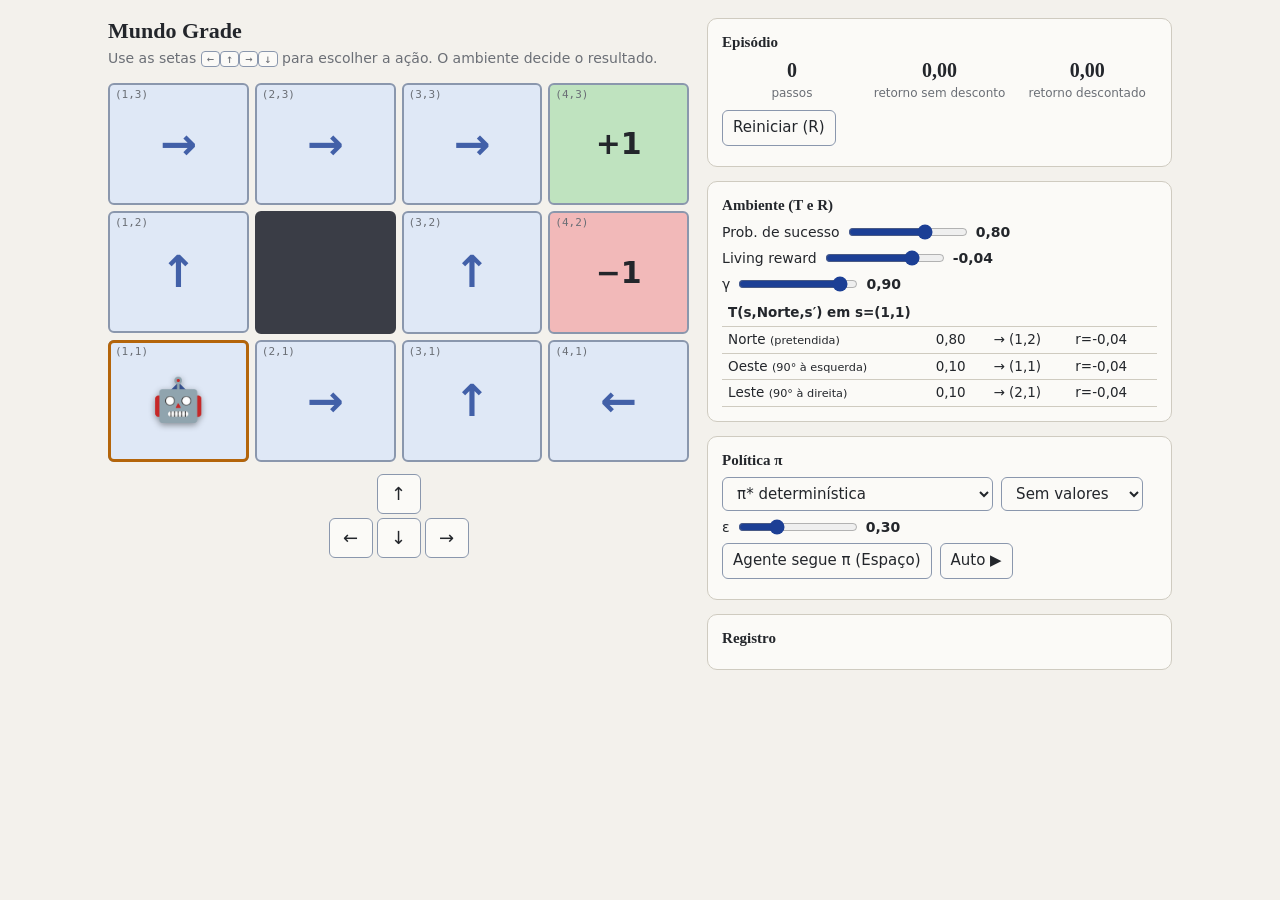
<file: demos/Mundo Grade — política e estocasticidade.html>
<!DOCTYPE html>
<html lang="pt-BR">
<head>
<meta charset="utf-8">
<meta name="viewport" content="width=device-width, initial-scale=1, viewport-fit=cover">
<title>Mundo Grade — política e estocasticidade</title>
<style>
:root{
  box-sizing:border-box;
  padding-top:env(safe-area-inset-top,0px);padding-bottom:env(safe-area-inset-bottom,0px);
  --bg:#f3f1ec;--panel:#fbfaf7;--ink:#23262b;--mute:#6b6f76;--line:#cfcbc0;
  --cell:#dfe8f6;--cellbd:#8a97ad;--pos:#bfe3bf;--neg:#f2b9b9;--wall:#3a3d46;
  --agent:#1c3f95;--accent:#1c3f95;--hit:#b4650a;
}
@media (prefers-color-scheme:dark){:root:not([data-theme="light"]){
  --bg:#16181d;--panel:#1e2128;--ink:#e6e7ea;--mute:#9aa0aa;--line:#363a44;
  --cell:#26324a;--cellbd:#4b5873;--pos:#2f6a3a;--neg:#7a3434;--wall:#0d0e11;
  --agent:#8fb0ff;--accent:#8fb0ff;--hit:#f0a54a;}}
:root[data-theme="dark"]{
  --bg:#16181d;--panel:#1e2128;--ink:#e6e7ea;--mute:#9aa0aa;--line:#363a44;
  --cell:#26324a;--cellbd:#4b5873;--pos:#2f6a3a;--neg:#7a3434;--wall:#0d0e11;
  --agent:#8fb0ff;--accent:#8fb0ff;--hit:#f0a54a;}
html{scroll-padding-top:env(safe-area-inset-top,0px)}
*{box-sizing:border-box}
body{margin:0;background:var(--bg);color:var(--ink);font:15px/1.45 "Trebuchet MS","Segoe UI",system-ui,sans-serif}
main{max-width:1100px;margin:0 auto;padding:18px;display:grid;grid-template-columns:minmax(0,1.25fr) minmax(0,1fr);gap:18px}
@media(max-width:820px){main{grid-template-columns:1fr}}
h1{font:700 22px/1.2 Georgia,"Times New Roman",serif;margin:0 0 4px}
.sub{color:var(--mute);margin:0 0 14px;font-size:14px}
.panel{background:var(--panel);border:1px solid var(--line);border-radius:10px;padding:14px;margin-bottom:14px}
.panel h2{font:700 15px/1.2 Georgia,serif;margin:0 0 8px}
#grid{display:grid;grid-template-columns:repeat(4,1fr);gap:6px}
.cell{position:relative;aspect-ratio:1.15;background:var(--cell);border:2px solid var(--cellbd);border-radius:6px;overflow:hidden;
  display:flex;align-items:center;justify-content:center;font-weight:700}
.cell.pos{background:var(--pos)}.cell.neg{background:var(--neg)}.cell.wall{background:var(--wall);border-color:var(--wall)}
.cell .xy{position:absolute;left:5px;top:3px;font:11px monospace;color:var(--mute);font-weight:400}
.cell .tv{font-size:clamp(18px,4vw,30px)}
.cell .v{position:absolute;right:5px;bottom:3px;font:11px monospace;font-weight:400;color:var(--mute)}
.big{position:absolute;inset:0;display:flex;align-items:center;justify-content:center;font-size:clamp(26px,6vw,44px);color:var(--accent);opacity:.8}
.pa{position:absolute;font-size:clamp(10px,1.6vw,13px);color:var(--accent);white-space:nowrap;font-family:monospace}
.pa.N{top:3px;left:50%;transform:translateX(-50%)}.pa.S{bottom:3px;left:50%;transform:translateX(-50%)}
.pa.E{right:4px;top:50%;transform:translateY(-50%)}.pa.W{left:4px;top:50%;transform:translateY(-50%)}
.agent{position:absolute;inset:0;display:flex;align-items:center;justify-content:center;font-size:clamp(26px,6vw,42px);pointer-events:none;
  filter:drop-shadow(0 2px 3px rgba(0,0,0,.4));transition:transform .12s}
.cell.cur{outline:3px solid var(--hit);outline-offset:-3px}
.dpad{display:grid;grid-template-columns:repeat(3,44px);grid-template-rows:repeat(2,40px);gap:4px;justify-content:center;margin-top:12px}
.dpad button{font-size:18px}
.dpad .n{grid-column:2}.dpad .w{grid-column:1;grid-row:2}.dpad .s{grid-column:2;grid-row:2}.dpad .e{grid-column:3;grid-row:2}
button,select{font:inherit;color:var(--ink);background:var(--panel);border:1px solid var(--cellbd);border-radius:6px;padding:6px 10px;cursor:pointer}
button:hover{border-color:var(--accent)}button:focus-visible,select:focus-visible,input:focus-visible{outline:3px solid var(--hit);outline-offset:1px}
.row{display:flex;flex-wrap:wrap;gap:8px;align-items:center;margin:6px 0}
label{display:flex;gap:6px;align-items:center;font-size:14px}
input[type=range]{width:120px;accent-color:var(--accent)}
.stats{display:grid;grid-template-columns:repeat(3,1fr);gap:8px;text-align:center}
.stats b{display:block;font:700 20px Georgia,serif}.stats span{font-size:12px;color:var(--mute)}
#log{font:12.5px/1.5 monospace;max-height:210px;overflow:auto;margin:0;padding:0;list-style:none}
#log li{padding:2px 0;border-bottom:1px dotted var(--line)}
#log .dev{color:var(--hit);font-weight:700}
table{border-collapse:collapse;width:100%;font-size:13.5px}td,th{padding:3px 6px;border-bottom:1px solid var(--line);text-align:left}
kbd{border:1px solid var(--cellbd);border-radius:4px;padding:0 5px;font:12px monospace;background:var(--panel)}
.msg{min-height:22px;font-weight:700;color:var(--hit)}
</style>
</head>
<body>
<main>
<section>
  <h1>Mundo Grade</h1>
  <p class="sub">Use as setas <kbd>←</kbd><kbd>↑</kbd><kbd>→</kbd><kbd>↓</kbd> para escolher a ação. O ambiente decide o resultado.</p>
  <div id="grid" role="grid" aria-label="Mundo Grade 4 por 3"></div>
  <div class="dpad" aria-label="Controles">
    <button class="n" data-d="0" aria-label="Norte">↑</button><button class="w" data-d="3" aria-label="Oeste">←</button>
    <button class="s" data-d="2" aria-label="Sul">↓</button><button class="e" data-d="1" aria-label="Leste">→</button>
  </div>
  <p class="msg" id="msg" aria-live="polite"></p>
</section>

<section>
  <div class="panel">
    <h2>Episódio</h2>
    <div class="stats">
      <div><b id="sT">0</b><span>passos</span></div>
      <div><b id="sG">0,00</b><span>retorno sem desconto</span></div>
      <div><b id="sD">0,00</b><span>retorno descontado</span></div>
    </div>
    <div class="row"><button id="reset">Reiniciar (R)</button></div>
  </div>

  <div class="panel">
    <h2>Ambiente (T e R)</h2>
    <div class="row"><label>Prob. de sucesso <input type="range" id="pS" min="0.4" max="1" step="0.05" value="0.8"><b id="pSv">0,80</b></label></div>
    <div class="row"><label>Living reward <input type="range" id="lr" min="-0.5" max="0.1" step="0.02" value="-0.04"><b id="lrv">-0,04</b></label></div>
    <div class="row"><label>γ <input type="range" id="gm" min="0.1" max="0.99" step="0.01" value="0.9"><b id="gmv">0,90</b></label></div>
    <table id="trans"></table>
  </div>

  <div class="panel">
    <h2>Política π</h2>
    <div class="row">
      <select id="pol" aria-label="Tipo de política">
        <option value="none">Ocultar política</option>
        <option value="opt" selected>π* determinística</option>
        <option value="eps">Estocástica: ε-greedy sobre π*</option>
        <option value="uni">Estocástica: uniforme</option>
      </select>
      <select id="ov" aria-label="Valores">
        <option value="0">Sem valores</option><option value="1">Mostrar V*(s)</option>
      </select>
    </div>
    <div class="row"><label>ε <input type="range" id="eps" min="0" max="1" step="0.05" value="0.3"><b id="epsv">0,30</b></label></div>
    <div class="row"><button id="step">Agente segue π (Espaço)</button><button id="auto">Auto ▶</button></div>
  </div>

  <div class="panel"><h2>Registro</h2><ul id="log"></ul></div>
</section>
</main>

<script>
const NM=['Norte','Leste','Sul','Oeste'],AR=['↑','→','↓','←'],DL=[[0,1],[1,0],[0,-1],[-1,0]],LET=['N','E','S','W'];
const TERM={'4,3':1,'4,2':-1},WALL='2,2',START=[1,1];
const $=id=>document.getElementById(id);
const f2=x=>x.toFixed(2).replace('.',',');
let P={ps:.8,lr:-.04,g:.9,eps:.3},Q={},V={},pos,steps,G,Gd,done,log,lastA=0,timer=null,lastDev=null;

const key=(c,r)=>c+','+r;
const isT=k=>k in TERM;
function mv(c,r,d){const nc=c+DL[d][0],nr=r+DL[d][1];
  if(nc<1||nc>4||nr<1||nr>3||key(nc,nr)===WALL)return[c,r];return[nc,nr];}
function outcomes(c,r,d){ // [{d,p,s}]
  const q=(1-P.ps)/2;
  return [[d,P.ps],[(d+3)%4,q],[(d+1)%4,q]].map(([dd,p])=>({d:dd,p,s:mv(c,r,dd)}));
}
const rew=s=>isT(key(...s))?TERM[key(...s)]:P.lr;

function solve(){ // iteração de valor
  V={};Q={};
  const S=[];for(let c=1;c<=4;c++)for(let r=1;r<=3;r++){const k=key(c,r);if(k!==WALL){S.push([c,r]);V[k]=0;}}
  for(let it=0;it<300;it++)for(const [c,r] of S){const k=key(c,r);if(isT(k))continue;
    let best=-1e9;for(let d=0;d<4;d++){let q=0;
      for(const o of outcomes(c,r,d)){const ks=key(...o.s);q+=o.p*(rew(o.s)+(isT(ks)?0:P.g*V[ks]));}
      Q[k+'|'+d]=q;best=Math.max(best,q);}
    V[k]=best;}
}
function policy(c,r){
  const k=key(c,r),m=$('pol').value;
  if(m==='none')return null;
  if(m==='uni')return[.25,.25,.25,.25];
  let b=0;for(let d=1;d<4;d++)if(Q[k+'|'+d]>Q[k+'|'+b]+1e-9)b=d;
  const e=m==='eps'?P.eps:0;
  return[0,1,2,3].map(d=>e/4+(d===b?1-e:0));
}

function render(){
  const g=$('grid');let h='';
  for(let r=3;r>=1;r--)for(let c=1;c<=4;c++){
    const k=key(c,r);
    if(k===WALL){h+='<div class="cell wall" role="gridcell" aria-label="obstáculo"></div>';continue;}
    const cur=pos[0]===c&&pos[1]===r;
    let cls='cell'+(isT(k)?(TERM[k]>0?' pos':' neg'):'')+(cur?' cur':'');
    let inner=`<span class="xy">(${c},${r})</span>`;
    if(isT(k))inner+=`<span class="tv">${TERM[k]>0?'+1':'−1'}</span>`;
    else{
      const p=policy(c,r);
      if(p){
        const mx=Math.max(...p);
        if(mx>.999)inner+=`<span class="big">${AR[p.indexOf(mx)]}</span>`;
        else p.forEach((x,d)=>{if(x>.004)inner+=`<span class="pa ${LET[d]}" style="opacity:${.3+.7*x}">${AR[d]}${Math.round(x*100)}%</span>`;});
      }
      if($('ov').value==='1')inner+=`<span class="v">${f2(V[k])}</span>`;
    }
    if(cur)inner+='<span class="agent">🤖</span>';
    h+=`<div class="${cls}" role="gridcell">${inner}</div>`;
  }
  g.innerHTML=h;
  $('sT').textContent=steps;$('sG').textContent=f2(G);$('sD').textContent=f2(Gd);
  $('msg').textContent=done?(TERM[key(...pos)]>0?'Chegou à saída (+1). Pressione R ou qualquer seta para reiniciar.':'Caiu no precipício (−1). Pressione R ou qualquer seta para reiniciar.'):'';
  renderTrans();
  $('log').innerHTML=log.slice(-30).reverse().map(x=>`<li>${x}</li>`).join('');
}
function renderTrans(){
  if(isT(key(...pos))){$('trans').innerHTML='';return;}
  const os=outcomes(pos[0],pos[1],lastA);
  const lab=['pretendida','90° à esquerda','90° à direita'];
  $('trans').innerHTML=`<tr><th colspan="4">T(s,${NM[lastA]},s′) em s=(${pos})</th></tr>`+
    os.map((o,i)=>`<tr><td>${NM[o.d]} <small>(${lab[i]})</small></td><td>${f2(o.p)}</td><td>→ (${o.s})</td><td>r=${f2(rew(o.s))}</td></tr>`).join('');
}

function reset(){pos=[...START];steps=0;G=0;Gd=0;done=false;log=[];lastDev=null;render();}
function act(d){
  if(done){reset();}
  lastA=d;
  const os=outcomes(pos[0],pos[1],d);
  let u=Math.random(),acc=0,o=os[os.length-1];
  for(const x of os){acc+=x.p;if(u<acc){o=x;break;}}
  const from=[...pos],r=rew(o.s);
  G+=r;Gd+=Math.pow(P.g,steps)*r;steps++;pos=[...o.s];
  const dev=o.d!==d;
  const bump=o.s[0]===from[0]&&o.s[1]===from[1]?' (bateu na parede/obstáculo)':'';
  log.push(`${steps}. (${from}) pede <b>${NM[d]}</b> → ${dev?`<span class="dev">desvio: ${NM[o.d]}</span>`:'sem desvio'} → (${pos})${bump} r=${f2(r)}`);
  if(isT(key(...pos)))done=true;
  render();
}
function follow(){
  if(done){reset();return;}
  const p=policy(pos[0],pos[1])||policy.call(null,pos[0],pos[1]);
  let pp=p;if(!pp){const sv=$('pol').value;$('pol').value='opt';pp=policy(pos[0],pos[1]);$('pol').value=sv;}
  let u=Math.random(),acc=0,d=3;for(let i=0;i<4;i++){acc+=pp[i];if(u<acc){d=i;break;}}
  act(d);
}

document.addEventListener('keydown',e=>{
  const m={ArrowUp:0,ArrowRight:1,ArrowDown:2,ArrowLeft:3}[e.key];
  if(m!==undefined){e.preventDefault();act(m);}
  else if(e.key===' '&&!/BUTTON|SELECT|INPUT/.test(e.target.tagName)){e.preventDefault();follow();}
  else if(e.key==='r'||e.key==='R')reset();
});
document.querySelectorAll('.dpad button').forEach(b=>b.onclick=()=>act(+b.dataset.d));
$('reset').onclick=reset;$('step').onclick=follow;
$('auto').onclick=()=>{if(timer){clearInterval(timer);timer=null;$('auto').textContent='Auto ▶';}
  else{timer=setInterval(follow,450);$('auto').textContent='Pausar ❚❚';}};
$('pol').onchange=$('ov').onchange=render;
function params(){P.ps=+$('pS').value;P.lr=+$('lr').value;P.g=+$('gm').value;P.eps=+$('eps').value;
  $('pSv').textContent=f2(P.ps);$('lrv').textContent=f2(P.lr);$('gmv').textContent=f2(P.g);$('epsv').textContent=f2(P.eps);
  solve();}
['pS','lr','gm'].forEach(i=>$(i).oninput=()=>{params();reset();});
$('eps').oninput=()=>{params();render();};
params();reset();
</script>
</body>
</html>
</file>
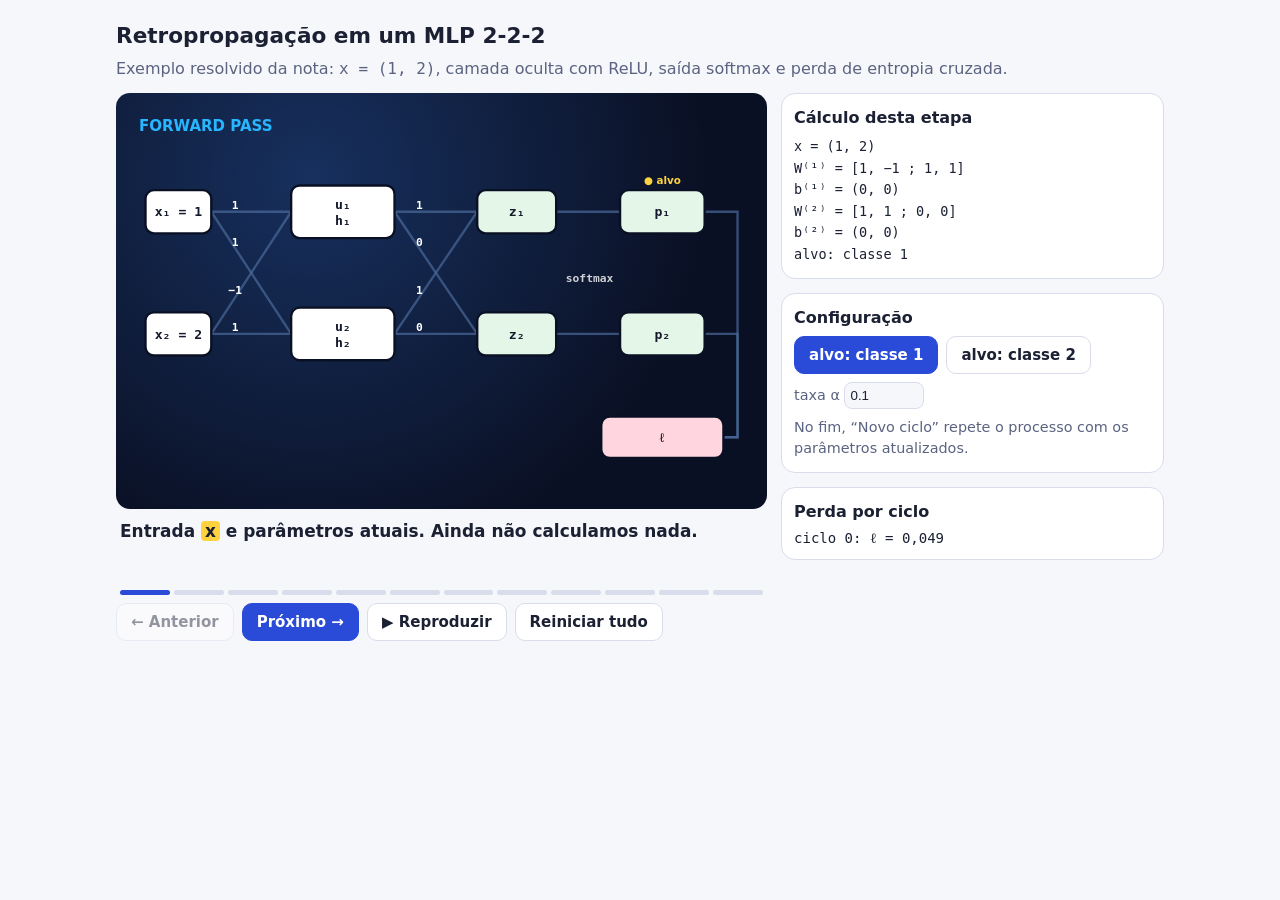
<file: demos/Retropropagação em um MLP 2-2-2.html>
<!DOCTYPE html>
<html lang="pt-BR">
<head>
<meta charset="utf-8">
<meta name="viewport" content="width=device-width, initial-scale=1, viewport-fit=cover">
<title>Retropropagação em um MLP 2-2-2</title>
<style>
:root{--bg:#f6f7fb;--fg:#1b2033;--mut:#5b6380;--card:#fff;--bd:#d9ddeb;--acc:#2a4bd7;--accfg:#fff;box-sizing:border-box;padding-top:env(safe-area-inset-top,0px);padding-bottom:env(safe-area-inset-bottom,0px)}
@media (prefers-color-scheme:dark){:root:not([data-theme="light"]){--bg:#10131f;--fg:#e8ebf7;--mut:#99a1c0;--card:#192033;--bd:#2c3556;--acc:#7b93ff;--accfg:#10131f}}
:root[data-theme="dark"]{--bg:#10131f;--fg:#e8ebf7;--mut:#99a1c0;--card:#192033;--bd:#2c3556;--acc:#7b93ff;--accfg:#10131f}
*{box-sizing:border-box}
body{margin:0;background:var(--bg);color:var(--fg);font:16px/1.5 system-ui,-apple-system,"Segoe UI",Roboto,sans-serif}
main{max-width:1080px;margin:0 auto;padding:16px}
h1{font-size:1.35rem;margin:.2em 0}
p.sub{color:var(--mut);margin:0 0 12px}
.grid{display:grid;grid-template-columns:minmax(0,1.7fr) minmax(0,1fr);gap:14px}
@media(max-width:820px){.grid{grid-template-columns:1fr}}
.card{background:var(--card);border:1px solid var(--bd);border-radius:14px;padding:12px}
.stage{background:radial-gradient(circle at 30% 20%,#17305e,#0a1024 70%);border-radius:14px;padding:6px}
svg{width:100%;height:auto;display:block}
.tag{font:800 16px system-ui}
.edge{stroke:#4a6a9a;stroke-width:2.5;opacity:.7;fill:none}
.edge.on{stroke:#2cf08a;opacity:1;stroke-width:3.5}
.edge.hl{stroke:#ffd23f;opacity:1;stroke-width:4.5}
.lw{font:700 12px ui-monospace,Menlo,Consolas,monospace;fill:#fff;text-anchor:middle}
.lg{font:700 11px ui-monospace,Menlo,Consolas,monospace;fill:#2cf08a;text-anchor:middle}
.node rect{fill:#fff;stroke:#0a1024;stroke-width:2.5}
.node.loss rect{fill:#ffd6df}
.node.out rect{fill:#e3f6e8}
.node.dead rect{fill:#d5d8e2}
.node.glow rect{stroke:#ffd23f;stroke-width:4;filter:drop-shadow(0 0 7px #ffd23f)}
.node text{font:700 14px ui-monospace,Menlo,Consolas,monospace;fill:#14182b;text-anchor:middle}
.ng{font:700 11.5px ui-monospace,Menlo,Consolas,monospace;fill:#2cf08a;text-anchor:middle}
.nl{font:700 11px system-ui;fill:#ffd23f;text-anchor:middle}
.cap{font-size:1.06rem;font-weight:600;min-height:3.6em;margin:10px 4px 4px}
.cap b{background:#ffd23f;color:#1b2033;border-radius:4px;padding:0 4px}
.ctrl{display:flex;flex-wrap:wrap;gap:8px;margin-top:8px}
button{font:600 15px system-ui;padding:9px 14px;border-radius:10px;border:1px solid var(--bd);background:var(--card);color:var(--fg);cursor:pointer}
button.pri,button.sel{background:var(--acc);color:var(--accfg);border-color:var(--acc)}
button:disabled{opacity:.45;cursor:default}
.dots{display:flex;gap:4px;margin:10px 4px 0}
.dots i{flex:1;height:5px;border-radius:3px;background:var(--bd)}
.dots i.on{background:var(--acc)}
pre{margin:0;white-space:pre-wrap;font:13.5px/1.6 ui-monospace,Menlo,Consolas,monospace}
h2{font-size:1rem;margin:0 0 6px}
.mut{color:var(--mut);font-size:.9rem}
label{font-size:.9rem;color:var(--mut)}
input[type=number]{width:80px;padding:5px;border-radius:8px;border:1px solid var(--bd);background:var(--bg);color:var(--fg)}
.hist div{font:14px ui-monospace,Menlo,Consolas,monospace}
</style>
</head>
<body>
<main>
  <h1>Retropropagação em um MLP 2-2-2</h1>
  <p class="sub">Exemplo resolvido da nota: <code>x = (1, 2)</code>, camada oculta com ReLU, saída softmax e perda de entropia cruzada.</p>
  <div class="grid">
    <div>
      <div class="stage"><svg id="svg" viewBox="0 0 680 430" role="img" aria-label="Rede neural 2-2-2"></svg></div>
      <div class="cap" id="cap"></div>
      <div class="dots" id="dots"></div>
      <div class="ctrl">
        <button id="prev">← Anterior</button>
        <button id="next" class="pri">Próximo →</button>
        <button id="play">▶ Reproduzir</button>
        <button id="reset">Reiniciar tudo</button>
      </div>
    </div>
    <div style="display:grid;gap:14px;align-content:start">
      <div class="card"><h2>Cálculo desta etapa</h2><pre id="math"></pre></div>
      <div class="card">
        <h2>Configuração</h2>
        <div class="ctrl" style="margin:0 0 8px"><button id="t0">alvo: classe 1</button><button id="t1">alvo: classe 2</button></div>
        <label>taxa α <input type="number" id="lr" value="0.1" step="0.05" min="0.01" max="1"></label>
        <p class="mut" style="margin:8px 0 0">No fim, “Novo ciclo” repete o processo com os parâmetros atualizados.</p>
      </div>
      <div class="card hist"><h2>Perda por ciclo</h2><div id="hist"></div></div>
    </div>
  </div>
</main>
<script>
const $=id=>document.getElementById(id);
const fmt=v=>{let s=(Math.round(v*1000)/1000).toFixed(3).replace(/0+$/,'').replace(/\.$/,'');if(s==='-0')s='0';return s.replace('.',',').replace('-','−')};
const sub=['₁','₂'];
const P0=()=>({W1:[[1,-1],[1,1]],b1:[0,0],W2:[[1,1],[0,0]],b2:[0,0]});
const x=[1,2];
function calc(P,t){
  const u=[0,1].map(j=>P.W1[j][0]*x[0]+P.W1[j][1]*x[1]+P.b1[j]);
  const h=u.map(v=>Math.max(0,v));
  const z=[0,1].map(i=>P.W2[i][0]*h[0]+P.W2[i][1]*h[1]+P.b2[i]);
  const m=Math.max(...z),e=z.map(v=>Math.exp(v-m)),s=e[0]+e[1],p=e.map(v=>v/s);
  const l=-Math.log(p[t]),y=[0,1].map(i=>i===t?1:0);
  const dz=[0,1].map(i=>p[i]-y[i]);
  const dW2=dz.map(d=>h.map(hj=>d*hj));
  const dh=[0,1].map(j=>P.W2[0][j]*dz[0]+P.W2[1][j]*dz[1]);
  const du=dh.map((d,j)=>u[j]>0?d:0);
  const dW1=du.map(d=>x.map(xi=>d*xi));
  const dx=[0,1].map(i=>P.W1[0][i]*du[0]+P.W1[1][i]*du[1]);
  return{u,h,z,p,l,dz,dW2,db2:dz,dh,du,dW1,db1:du,dx};
}
const upd=(P,c,a)=>({W1:P.W1.map((r,j)=>r.map((w,i)=>w-a*c.dW1[j][i])),b1:P.b1.map((b,j)=>b-a*c.db1[j]),
  W2:P.W2.map((r,i)=>r.map((w,j)=>w-a*c.dW2[i][j])),b2:P.b2.map((b,i)=>b-a*c.db2[i])});
let base=P0(),t=0,step=0,timer=null,hist=[],N=12;
hist=[calc(base,t).l];
const Y=[120,250],XC=60,HC=235,ZC=420,PC=575;
function render(){
  const a=parseFloat($('lr').value)||0.1;
  const c=calc(base,t);let P=base,d=c;
  if(step===11){P=upd(base,c,a);d=calc(P,t)}
  const on=new Set(),hl=new Set(),glow=new Set();
  let tag='FORWARD PASS',tc='#27b6ff',cap='',math='';
  const V=(arr,f=fmt)=>arr.map(f).join(', ');
  const L=['u','h','z'];
  if(step===0){cap='Entrada <b>x</b> e parâmetros atuais. Ainda não calculamos nada.';
    math='x = ('+V(x)+')\nW⁽¹⁾ = ['+P.W1.map(r=>V(r)).join(' ; ')+']\nb⁽¹⁾ = ('+V(P.b1)+')\nW⁽²⁾ = ['+P.W2.map(r=>V(r)).join(' ; ')+']\nb⁽²⁾ = ('+V(P.b2)+')\nalvo: classe '+(t+1)}
  if(step===1){cap='Combinações da camada oculta: <b>u = W⁽¹⁾x + b⁽¹⁾</b>.';[0,1].forEach(j=>glow.add('u'+j));
    math=[0,1].map(j=>'u'+sub[j]+' = '+fmt(P.W1[j][0])+'·'+fmt(x[0])+' + '+fmt(P.W1[j][1])+'·'+fmt(x[1])+' + '+fmt(P.b1[j])+' = '+fmt(d.u[j])).join('\n')}
  if(step===2){cap='A <b>ReLU</b> zera o que é negativo: h = max(0, u).';[0,1].forEach(j=>glow.add('h'+j));
    math=[0,1].map(j=>'h'+sub[j]+' = max(0, '+fmt(d.u[j])+') = '+fmt(d.h[j])).join('\n')}
  if(step===3){cap='A camada de saída produz os <b>logits</b>: z = W⁽²⁾h + b⁽²⁾.';[0,1].forEach(j=>glow.add('z'+j));
    math=[0,1].map(i=>'z'+sub[i]+' = '+fmt(P.W2[i][0])+'·'+fmt(d.h[0])+' + '+fmt(P.W2[i][1])+'·'+fmt(d.h[1])+' + '+fmt(P.b2[i])+' = '+fmt(d.z[i])).join('\n')}
  if(step===4){cap='A <b>softmax</b> converte logits em probabilidades.';[0,1].forEach(j=>glow.add('p'+j));
    math='p'+sub[0]+' = e^'+fmt(d.z[0])+' / (e^'+fmt(d.z[0])+' + e^'+fmt(d.z[1])+') ≈ '+fmt(d.p[0])+'\np'+sub[1]+' = e^'+fmt(d.z[1])+' / (e^'+fmt(d.z[0])+' + e^'+fmt(d.z[1])+') ≈ '+fmt(d.p[1])}
  if(step===5){cap='A <b>entropia cruzada</b> mede quão pouca probabilidade foi dada à classe correta.';glow.add('l');
    math='ℓ = −log p'+sub[t]+' = −log('+fmt(d.p[t])+') ≈ '+fmt(d.l)+'\n\nCom o outro alvo, a mesma\nprevisão daria ℓ ≈ '+fmt(-Math.log(d.p[1-t]))}
  if(step>=6&&step<11){tag=step===6?'BACKWARD PASS':'GRADIENTS FLOW BACK';tc='#2cf08a'}
  if(step===11){tag='ONE STEP OF LEARNING';tc='#2cf08a'}
  if(step===6){cap='Comece pelo fim: com softmax + entropia cruzada, <b>∂ℓ/∂z = p − y</b>.';glow.add('z0');glow.add('z1');on.add('zp0');on.add('zp1');
    math='y = ('+(t===0?'1, 0':'0, 1')+')  (alvo one-hot)\n∂ℓ/∂z'+sub[0]+' = '+fmt(d.p[0])+' − '+(t===0?1:0)+' = '+fmt(c.dz[0])+'\n∂ℓ/∂z'+sub[1]+' = '+fmt(d.p[1])+' − '+(t===1?1:0)+' = '+fmt(c.dz[1])}
  if(step===7){cap='Gradiente dos pesos de saída: <b>∂ℓ/∂W⁽²⁾ᵢⱼ = ∂ℓ/∂zᵢ · hⱼ</b>.';on.add('W2');hl.add('W2_0_1');
    math='∂ℓ/∂W⁽²⁾₁,₂ = ∂ℓ/∂z₁ · h₂\n  = '+fmt(c.dz[0])+' × '+fmt(c.h[1])+' = '+fmt(c.dW2[0][1])+'\n\nGradiente de W⁽²⁾:\n'+c.dW2.map(r=>'['+V(r)+']').join('\n')+'\n∂ℓ/∂b⁽²⁾ = ('+V(c.db2)+')\n\nSinal negativo: aumentar W⁽²⁾₁,₂\nreduz a perda deste exemplo.'}
  if(step===8){cap='O gradiente continua para trás, <b>pelas mesmas conexões</b>: ∂ℓ/∂h = W⁽²⁾ᵀ ∂ℓ/∂z.';on.add('W2');[0,1].forEach(j=>glow.add('h'+j));
    math=[0,1].map(j=>'∂ℓ/∂h'+sub[j]+' = '+fmt(P.W2[0][j])+'·'+fmt(c.dz[0])+' + '+fmt(P.W2[1][j])+'·'+fmt(c.dz[1])+' = '+fmt(c.dh[j])).join('\n')}
  if(step===9){cap='Passando pela <b>ReLU</b>: derivada 1 se u > 0 e 0 se u ≤ 0. Neurônio com u ≤ 0 não recebe gradiente.';[0,1].forEach(j=>glow.add('u'+j));
    math=[0,1].map(j=>'∂ℓ/∂u'+sub[j]+' = ∂ℓ/∂h'+sub[j]+' · '+(c.u[j]>0?1:0)+'  (u'+sub[j]+' = '+fmt(c.u[j])+')\n  = '+fmt(c.du[j])).join('\n')}
  if(step===10){cap='Gradiente dos pesos ocultos: <b>∂ℓ/∂W⁽¹⁾ⱼᵢ = ∂ℓ/∂uⱼ · xᵢ</b>.';on.add('W1');
    math='Gradiente de W⁽¹⁾:\n'+c.dW1.map(r=>'['+V(r)+']').join('\n')+'\n∂ℓ/∂b⁽¹⁾ = ('+V(c.db1)+')\n∂ℓ/∂x = ('+V(c.dx)+')\n\nA linha do neurônio com ReLU\ninativa é zero.'}
  if(step===11){cap='Atualize cada parâmetro <b>contra</b> o seu gradiente: θ ← θ − α∇θ.';
    ['W2_0_1'].forEach(k=>hl.add(k));
    math='α = '+fmt(a)+'\nW⁽²⁾₁,₂: '+fmt(base.W2[0][1])+' − '+fmt(a)+'·('+fmt(c.dW2[0][1])+') = '+fmt(P.W2[0][1])+'\n\nW⁽¹⁾ = ['+P.W1.map(r=>V(r)).join(' ; ')+']\nW⁽²⁾ = ['+P.W2.map(r=>V(r)).join(' ; ')+']\nb⁽¹⁾ = ('+V(P.b1)+')\nb⁽²⁾ = ('+V(P.b2)+')\n\nPerda: '+fmt(c.l)+' → '+fmt(d.l)}
  // desenho
  let s=`<text class="tag" x="18" y="34" fill="${tc}">${tag}</text>`;
  const ex=(x1,y1,x2,y2,cls)=>`<line class="edge ${cls}" x1="${x1}" y1="${y1}" x2="${x2}" y2="${y2}"/>`;
  let lab='';
  const gW1=step>=10,gW2=step>=7;
  for(let j=0;j<2;j++)for(let i=0;i<2;i++){ // x_i -> h_j
    const x1=XC+35,y1=Y[i],x2=HC-55,y2=Y[j];
    s+=ex(x1,y1,x2,y2,on.has('W1')?'on':'');
    const tx=x1+(x2-x1)*.3,ty=y1+(y2-y1)*.3;
    lab+=`<text class="lw" x="${tx}" y="${ty-3}">${fmt(P.W1[j][i])}</text>`+(gW1?`<text class="lg" x="${tx}" y="${ty+10}">∇ ${fmt(c.dW1[j][i])}</text>`:'');
  }
  for(let i=0;i<2;i++)for(let j=0;j<2;j++){ // h_j -> z_i
    const x1=HC+55,y1=Y[j],x2=ZC-42,y2=Y[i];const k='W2_'+i+'_'+j;
    s+=ex(x1,y1,x2,y2,hl.has(k)?'hl':on.has('W2')?'on':'');
    const tx=x1+(x2-x1)*.3,ty=y1+(y2-y1)*.3;
    lab+=`<text class="lw" x="${tx}" y="${ty-3}">${fmt(P.W2[i][j])}</text>`+(gW2?`<text class="lg" x="${tx}" y="${ty+10}">∇ ${fmt(c.dW2[i][j])}</text>`:'');
  }
  for(let i=0;i<2;i++){s+=ex(ZC+42,Y[i],PC-45,Y[i],on.has('zp'+i)?'on':'')}
  s+=`<text class="lw" x="${(ZC+PC)/2}" y="195" opacity=".8">softmax</text>`;
  for(let i=0;i<2;i++)s+=`<polyline class="edge" points="${PC+45},${Y[i]} 655,${Y[i]} 655,360 640,360"/>`;
  s+=lab;
  const box=(cx,cy,w,h,cls,lines,key,grad)=>`<g class="node ${cls} ${(key===true||glow.has(key))?'glow':''}"><rect x="${cx-w/2}" y="${cy-h/2}" rx="9" width="${w}" height="${h}"/>`+lines.map((l,n)=>`<text x="${cx}" y="${cy-(lines.length-1)*8+n*17+5}">${l}</text>`).join('')+`</g>`+(grad?`<text class="ng" x="${cx}" y="${cy+h/2+14}">${grad}</text>`:'');
  const showGrad=step>=6&&step<11;
  for(let i=0;i<2;i++){
    s+=box(XC,Y[i],70,46,'',['x'+sub[i]+' = '+fmt(x[i])],'',step>=10&&step<11?'∇ '+fmt(c.dx[i]):'');
    const dead=step>=2&&d.u[i]<=0;
    const hl2=[step>=1?'u'+sub[i]+' = '+fmt(d.u[i]):'u'+sub[i],step>=2?'h'+sub[i]+' = '+fmt(d.h[i]):'h'+sub[i]];
    const g=[];if(showGrad&&step>=8)g.push('∇h '+fmt(c.dh[i]));if(showGrad&&step>=9)g.push('∇u '+fmt(c.du[i]));
    s+=box(HC,Y[i],110,56,dead?'dead':'',hl2,glow.has('u'+i)||glow.has('h'+i),g.join('  '));
    s+=box(ZC,Y[i],84,46,'out',[step>=3?'z'+sub[i]+' = '+fmt(d.z[i]):'z'+sub[i]],'z'+i,showGrad?'∇ '+fmt(c.dz[i]):'');
    s+=box(PC,Y[i],90,46,'out',[step>=4?'p'+sub[i]+' = '+fmt(d.p[i]):'p'+sub[i]],'p'+i,'');
    if(i===t)s+=`<text class="nl" x="${PC}" y="${Y[i]-30}">● alvo</text>`;
  }
  s+=box(575,360,130,44,'loss',[step>=5?'ℓ = '+fmt(d.l):'ℓ'],'l','');
  $('svg').innerHTML=s;
  $('cap').innerHTML=cap;$('math').textContent=math;
  $('dots').innerHTML=Array.from({length:N},(_,i)=>`<i class="${i<=step?'on':''}"></i>`).join('');
  $('prev').disabled=step===0;$('next').textContent=step===N-1?'Novo ciclo ↻':'Próximo →';
  $('t0').className=t===0?'sel':'';$('t1').className=t===1?'sel':'';
  $('hist').innerHTML=hist.map((l,i)=>`<div>ciclo ${i}: ℓ = ${fmt(l)}</div>`).join('');
}
function stop(){if(timer){clearInterval(timer);timer=null;$('play').textContent='▶ Reproduzir'}}
function next(){
  if(step<N-1)step++;
  else{const a=parseFloat($('lr').value)||0.1;base=upd(base,calc(base,t),a);hist.push(calc(base,t).l);step=0;stop()}
  render();
}
$('next').onclick=()=>{stop();next()};
$('prev').onclick=()=>{stop();if(step>0){step--;render()}};
$('reset').onclick=()=>{stop();base=P0();step=0;hist=[calc(base,t).l];render()};
$('play').onclick=()=>{if(timer){stop();return}$('play').textContent='❚❚ Pausar';timer=setInterval(()=>{if(step<N-1){step++;render()}else stop()},2600)};
[0,1].forEach(k=>$('t'+k).onclick=()=>{stop();t=k;base=P0();step=0;hist=[calc(base,t).l];render()});
$('lr').oninput=render;
render();
</script>
</body>
</html>
</file>
<file: docs/styles.css>
/* GCC1734 — estilo próprio, sem frameworks */
:root {
  --ink: #172033;
  --muted: #5b6475;
  --paper: #ffffff;
  --surface: #f3f6fa;
  --line: #d9e0ea;
  --brand: #173f6f;
  --brand-2: #23669e;
  --accent: #dceeff;
  --success: #e8f5ed;
  --warning: #fff4d8;
  --danger: #fde9e8;
  --dark: #111b2d;
  --radius: 14px;
  --shadow: 0 10px 28px rgba(19, 44, 76, .09);
}

* { box-sizing: border-box; }
html { scroll-behavior: smooth; }
body {
  margin: 0;
  color: var(--ink);
  background: var(--paper);
  font-family: Inter, ui-sans-serif, system-ui, -apple-system, BlinkMacSystemFont, "Segoe UI", sans-serif;
  line-height: 1.65;
}
a { color: var(--brand-2); text-underline-offset: .18em; }
a:hover { text-decoration-thickness: 2px; }
img { max-width: 100%; }
.container { width: min(1120px, calc(100% - 2rem)); margin-inline: auto; }
.narrow { max-width: 820px; }
.skip-link {
  position: absolute; left: -9999px; top: 0;
  padding: .75rem 1rem; background: #fff; color: #000; z-index: 99;
}
.skip-link:focus { left: .5rem; top: .5rem; }

.hero {
  color: #fff;
  background: linear-gradient(135deg, #0e2746, #175586);
  padding: 4.5rem 0 3.8rem;
}
.eyebrow { margin: 0 0 .5rem; text-transform: uppercase; letter-spacing: .08em; font-weight: 700; font-size: .83rem; }
h1 { margin: 0; max-width: 900px; font-size: clamp(1.32rem, 3.6vw, 2.7rem); line-height: 1.05; }
.subtitle { font-size: 1.2rem; color: #d8e8f7; }
.quick-links { display: flex; flex-wrap: wrap; gap: .75rem; margin-top: 1.6rem; }
.button {
  display: inline-flex; align-items: center; justify-content: center;
  padding: .72rem 1rem; border: 1px solid currentColor; border-radius: 999px;
  color: inherit; text-decoration: none; font-weight: 700;
}
.button.primary { color: var(--brand); background: #fff; border-color: #fff; }
.button.small { color: var(--brand); padding: .55rem .85rem; }
.button:hover { transform: translateY(-1px); }

.site-nav {
  position: sticky; top: 0; z-index: 20;
  background: rgba(255,255,255,.96); border-bottom: 1px solid var(--line);
  backdrop-filter: blur(10px);
}
.nav-inner { display: flex; gap: 1rem; overflow-x: auto; padding-block: .7rem; }
.nav-inner a { color: var(--ink); font-weight: 700; text-decoration: none; white-space: nowrap; }

.section { padding: 4rem 0; scroll-margin-top: 4rem; }
.section.alt { background: var(--surface); }
.section.dark { color: #eef5ff; background: var(--dark); }
.section.dark a { color: #9fd4ff; }
h2 { margin: 0 0 1.2rem; font-size: clamp(1.8rem, 4vw, 2.8rem); line-height: 1.15; }
h3 { margin-top: 1.5rem; line-height: 1.25; }
.lead { font-size: 1.22rem; color: #c6d5e8; }
.section-heading { display: flex; gap: 1rem; justify-content: space-between; align-items: flex-start; }
.section-heading p { margin-top: -.5rem; color: var(--muted); }

.cards, .grid { display: grid; gap: 1rem; }
.cards.three { grid-template-columns: repeat(3, 1fr); }
.grid.two { grid-template-columns: repeat(2, 1fr); }
.card {
  padding: 1.35rem; background: #fff; border: 1px solid var(--line);
  border-radius: var(--radius); box-shadow: var(--shadow);
}
.card.accent { background: var(--accent); }
.card h3 { margin-top: 0; }
.note { color: var(--muted); font-size: .93rem; }
.metric { display: flex; flex-direction: column; gap: .25rem; }
.metric strong { font-size: 2rem; color: var(--brand); }
.metric span { color: var(--muted); }

.study-flow {
  display: grid; grid-template-columns: repeat(5, 1fr); gap: .75rem;
  padding: 0; margin: 2rem 0; list-style: none; counter-reset: step;
}
.study-flow li {
  position: relative; padding: 1rem; min-height: 120px;
  border: 1px solid var(--line); border-radius: var(--radius); background: #fff;
}
.study-flow li::before {
  counter-increment: step; content: counter(step);
  display: grid; place-items: center; width: 2rem; height: 2rem;
  border-radius: 50%; background: var(--brand); color: #fff; font-weight: 800;
}
.study-flow strong, .study-flow span { display: block; }
.study-flow strong { margin-top: .55rem; }
.study-flow span { color: var(--muted); font-size: .92rem; }

.callout {
  margin-top: 1.3rem; padding: 1rem 1.15rem;
  border-left: 5px solid var(--brand-2); background: var(--accent);
  border-radius: 0 var(--radius) var(--radius) 0;
}
.callout.warning { background: var(--warning); border-color: #b47b00; }
.callout.inverse { color: #eaf4ff; background: rgba(255,255,255,.08); border-color: #78bfff; }

.resource-list { padding-left: 1.1rem; }
.resource-list li { margin: .55rem 0; }
.file-name { display: block; color: var(--muted); font-size: .83rem; font-family: ui-monospace, monospace; }
.resource-list.columns { columns: 2; column-gap: 2.5rem; }

.legend { display: flex; flex-wrap: wrap; gap: .6rem; margin: 1rem 0; }
.legend-item, .tag {
  display: inline-block; padding: .25rem .55rem; border-radius: 999px;
  font-size: .8rem; font-weight: 800;
}
.legend-item.class, tr.class .tag { background: #edf3fa; color: #234a72; }
.legend-item.practice, tr.practice .tag { background: var(--success); color: #24603a; }
.legend-item.assessment, tr.assessment .tag { background: var(--warning); color: #714b00; }
.legend-item.holiday, tr.holiday .tag { background: var(--danger); color: #812d27; }

.table-wrap {
  overflow-x: auto; border: 1px solid var(--line); border-radius: var(--radius); background: #fff;
}
table { width: 100%; border-collapse: collapse; min-width: 720px; }
th, td { padding: .8rem .9rem; border-bottom: 1px solid var(--line); text-align: left; vertical-align: top; }
th { color: #fff; background: var(--brand); }
tbody tr:last-child td { border-bottom: 0; }
tr.assessment { background: #fffbef; }
tr.holiday { background: #fff4f2; }
tr.practice { background: #f5fbf7; }

footer { color: #dce7f2; background: #0c1524; padding: 2.2rem 0; }
footer a { color: #9fd4ff; }
.footer-inner { display: grid; grid-template-columns: 1.2fr 1fr 1fr; gap: 1rem; }

@media (max-width: 820px) {
  .cards.three, .grid.two, .footer-inner { grid-template-columns: 1fr; }
  .study-flow { grid-template-columns: 1fr 1fr; }
  .section-heading { display: block; }
  .resource-list.columns { columns: 1; }
}
@media (max-width: 520px) {
  .hero { padding: 3.2rem 0 2.8rem; }
  .section { padding: 3rem 0; }
  .study-flow { grid-template-columns: 1fr; }
  .quick-links .button { width: 100%; }
  .nav-inner { gap: .8rem; }
  table { min-width: 0; }
  thead { display: none; }
  tbody, tr, td { display: block; width: 100%; }
  tr { padding: .7rem 0; border-bottom: 1px solid var(--line); }
  td { border: 0; padding: .35rem .8rem; }
  td::before { content: attr(data-label) ": "; font-weight: 800; }
}

@media print {
  :root { --ink: #000; --paper: #fff; --surface: #fff; }
  body { font-size: 10.5pt; }
  .hero { color: #000; background: #fff; padding: 1rem 0; border-bottom: 2px solid #000; }
  .subtitle, .eyebrow { color: #000; }
  .site-nav, .quick-links, .button, .skip-link { display: none !important; }
  .section { padding: 1.2rem 0; }
  .section.alt, .section.dark { color: #000; background: #fff; }
  .card { box-shadow: none; break-inside: avoid; }
  .table-wrap { overflow: visible; }
  table { min-width: 0; font-size: 8.5pt; }
  tr { break-inside: avoid; }
  a { color: #000; text-decoration: none; }
  footer { color: #000; background: #fff; border-top: 1px solid #000; }
}
</file>
